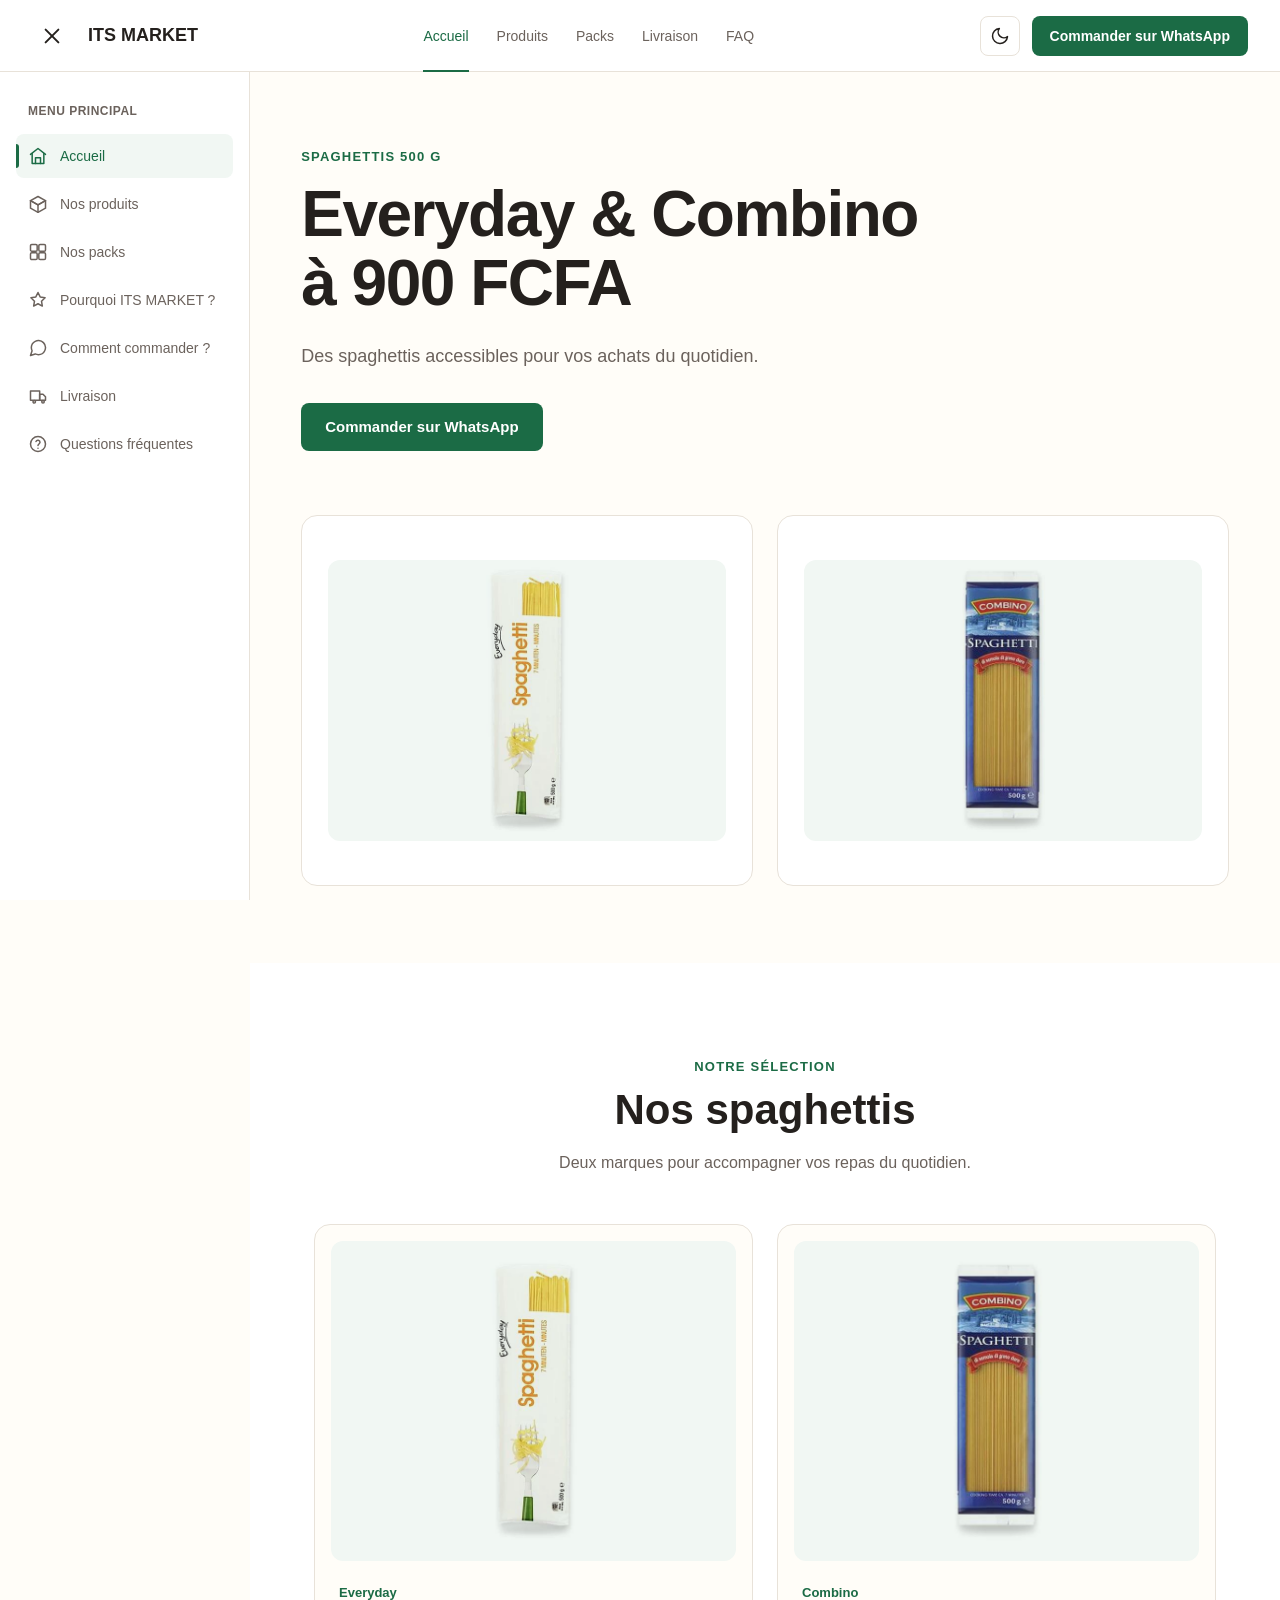
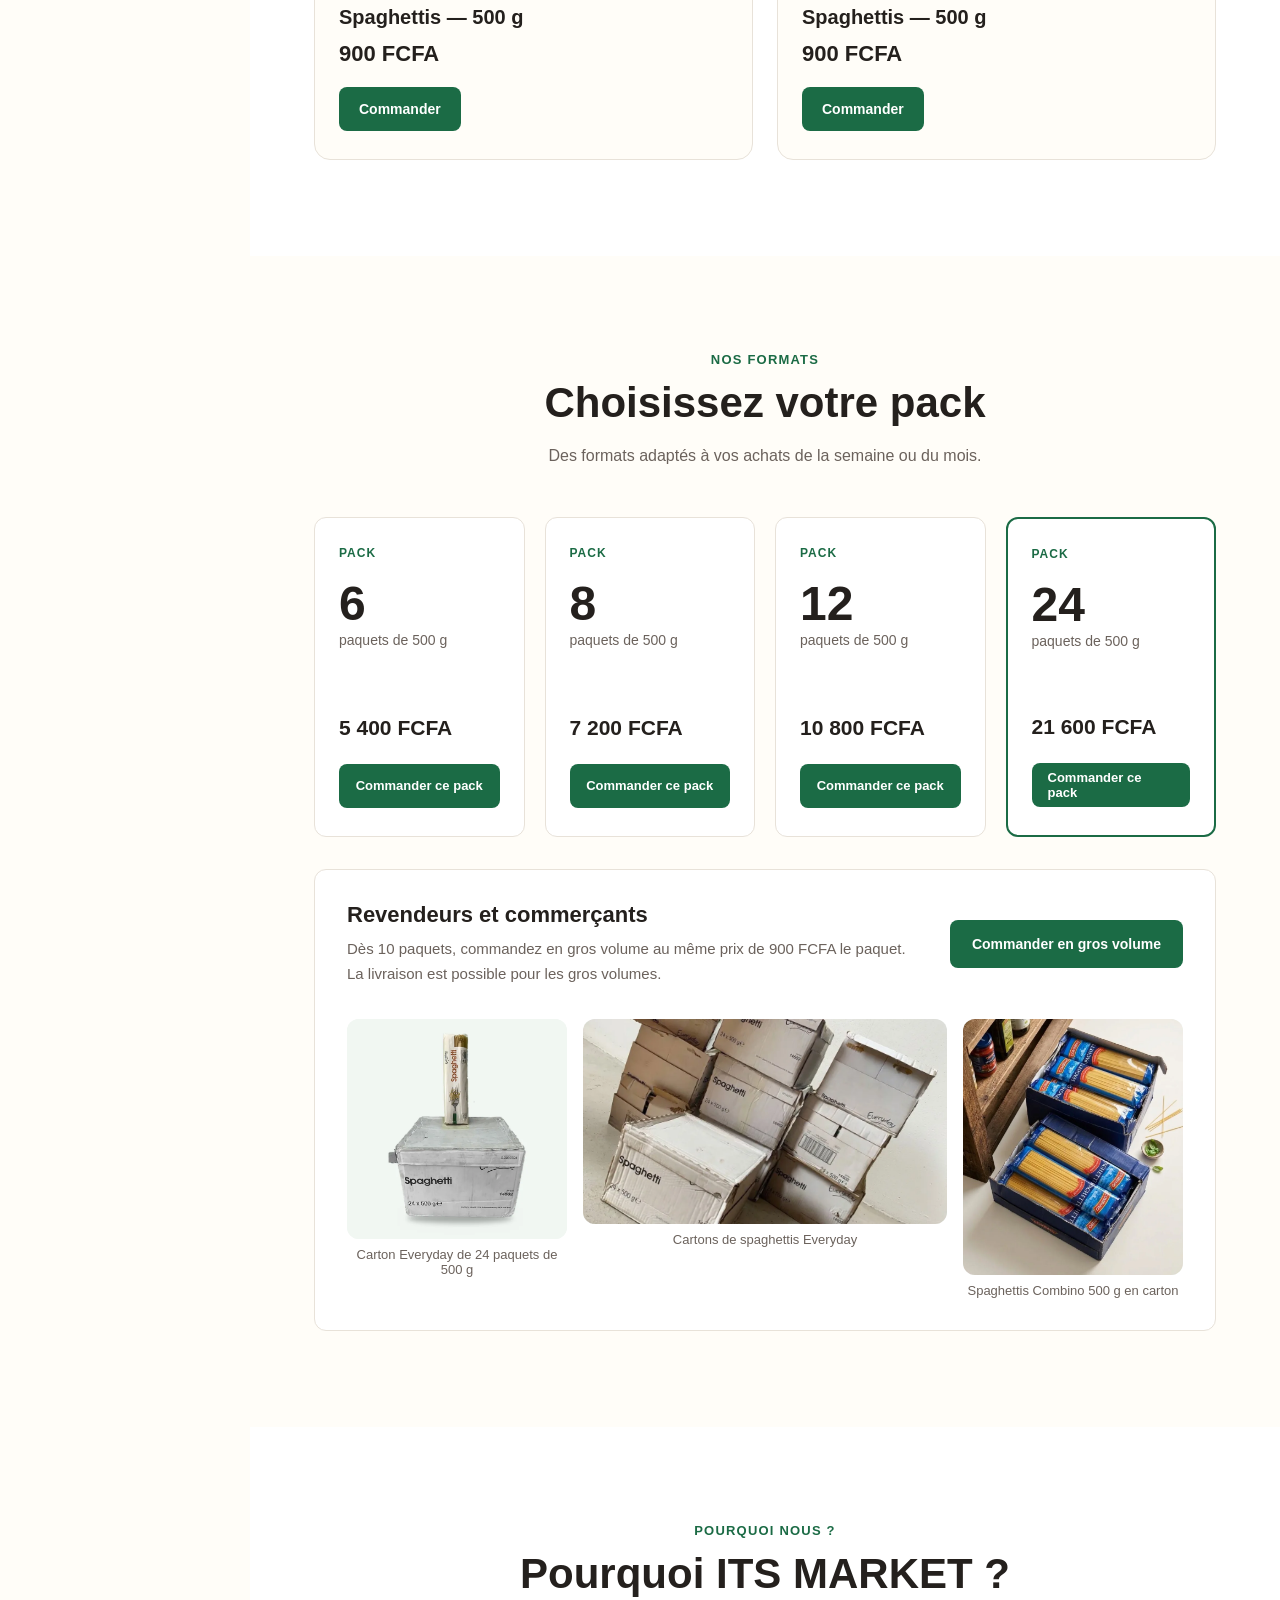
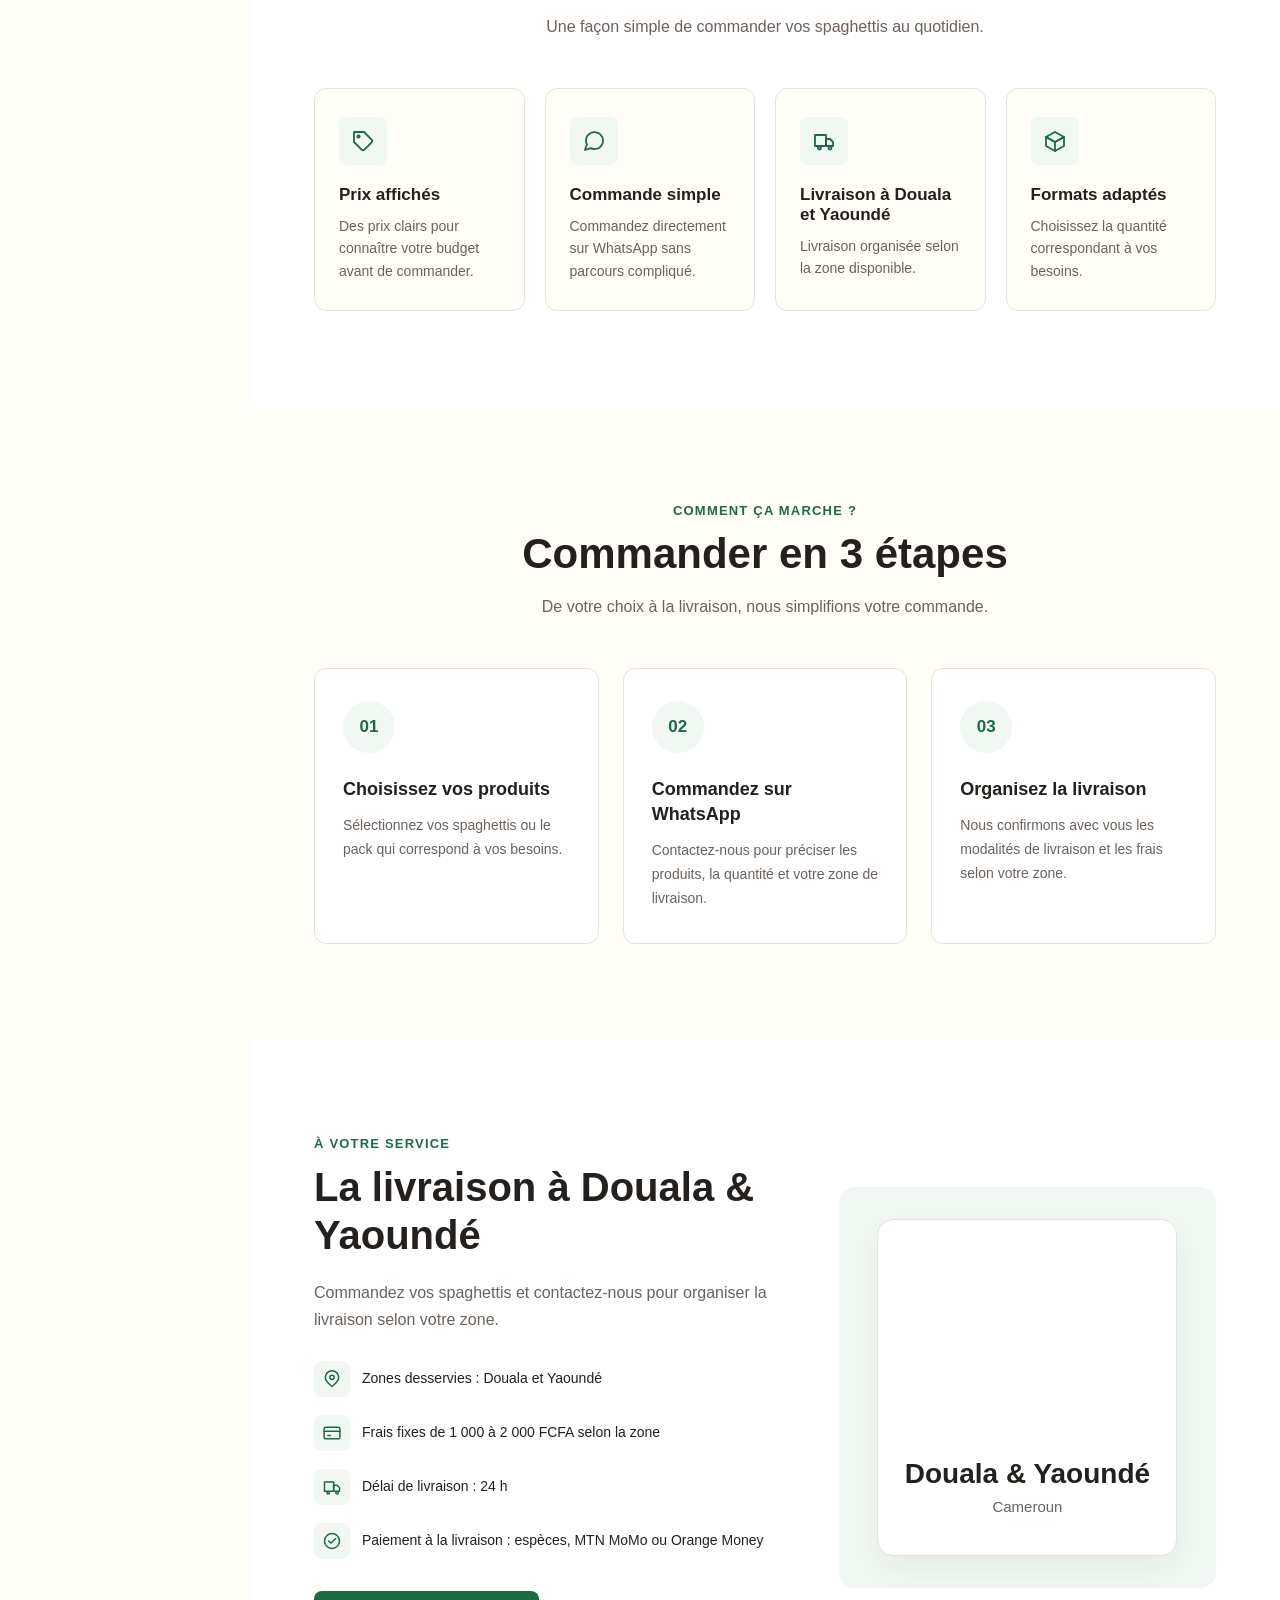
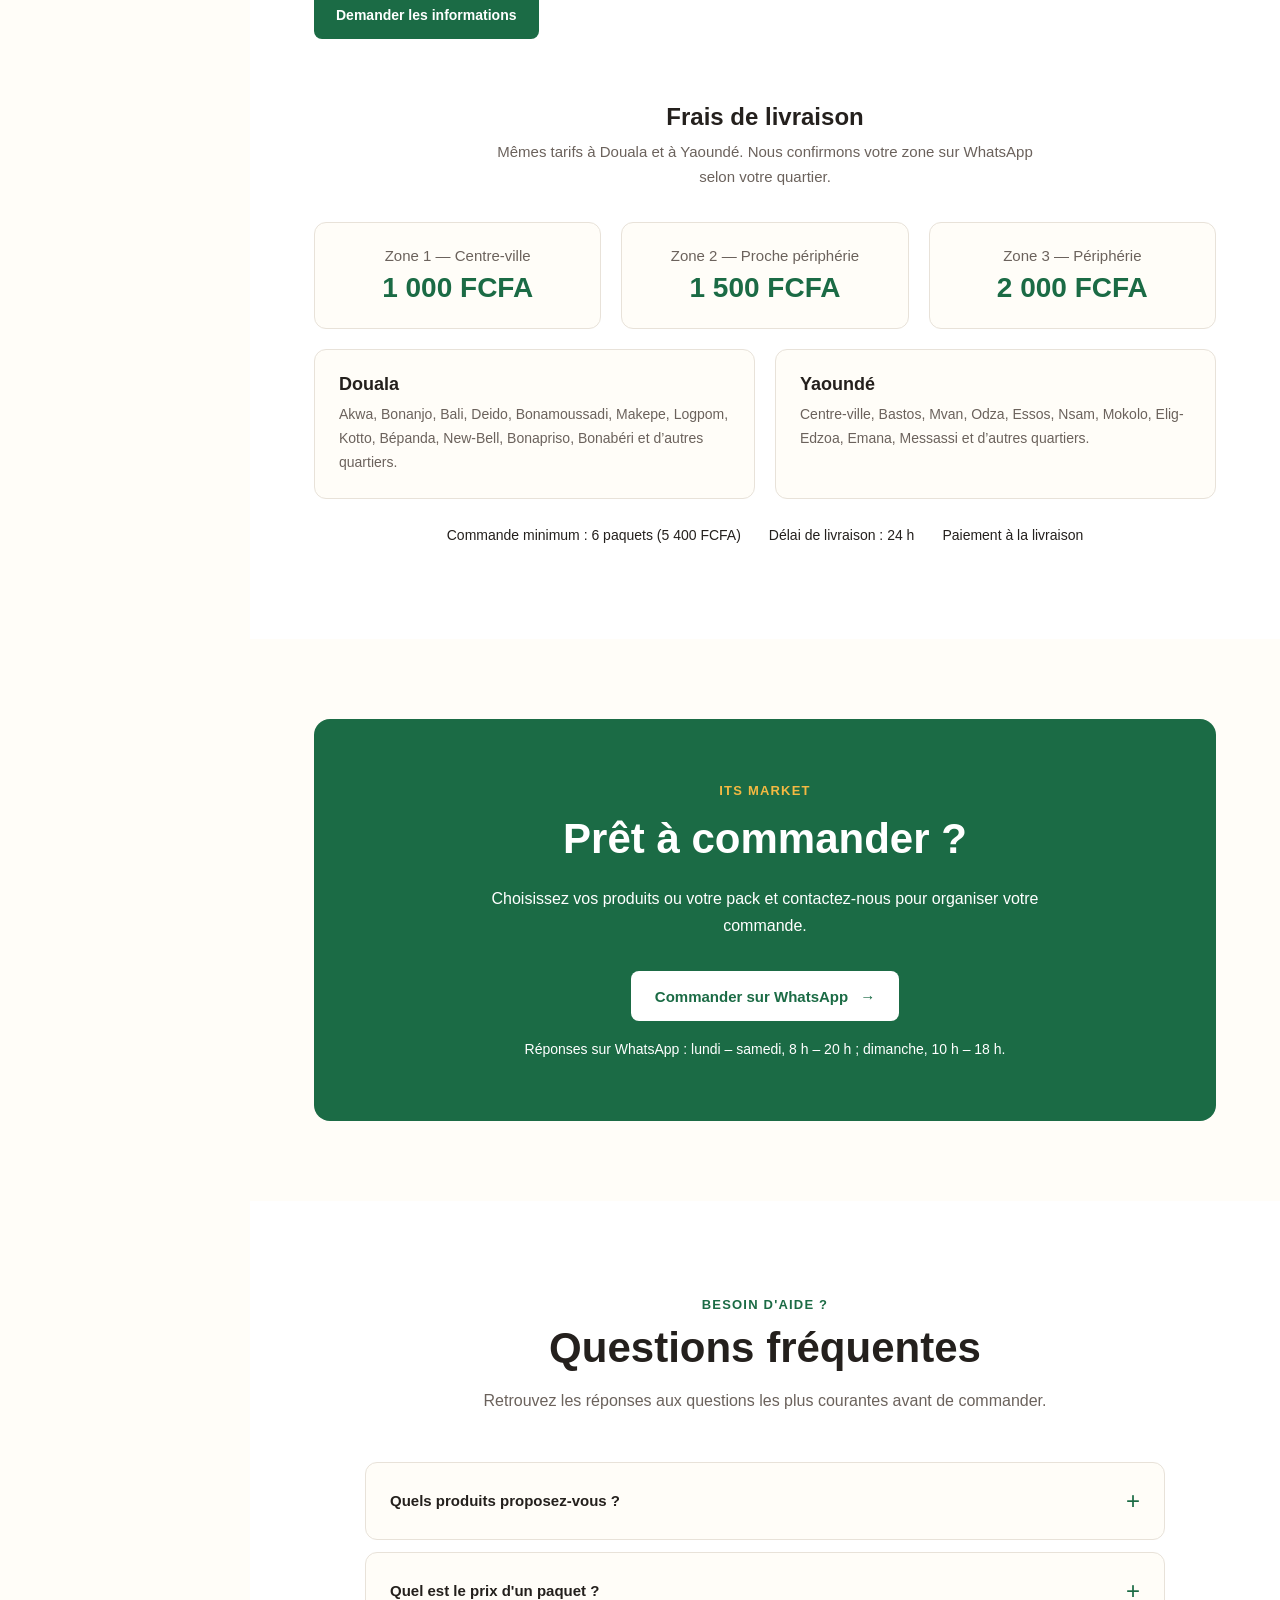
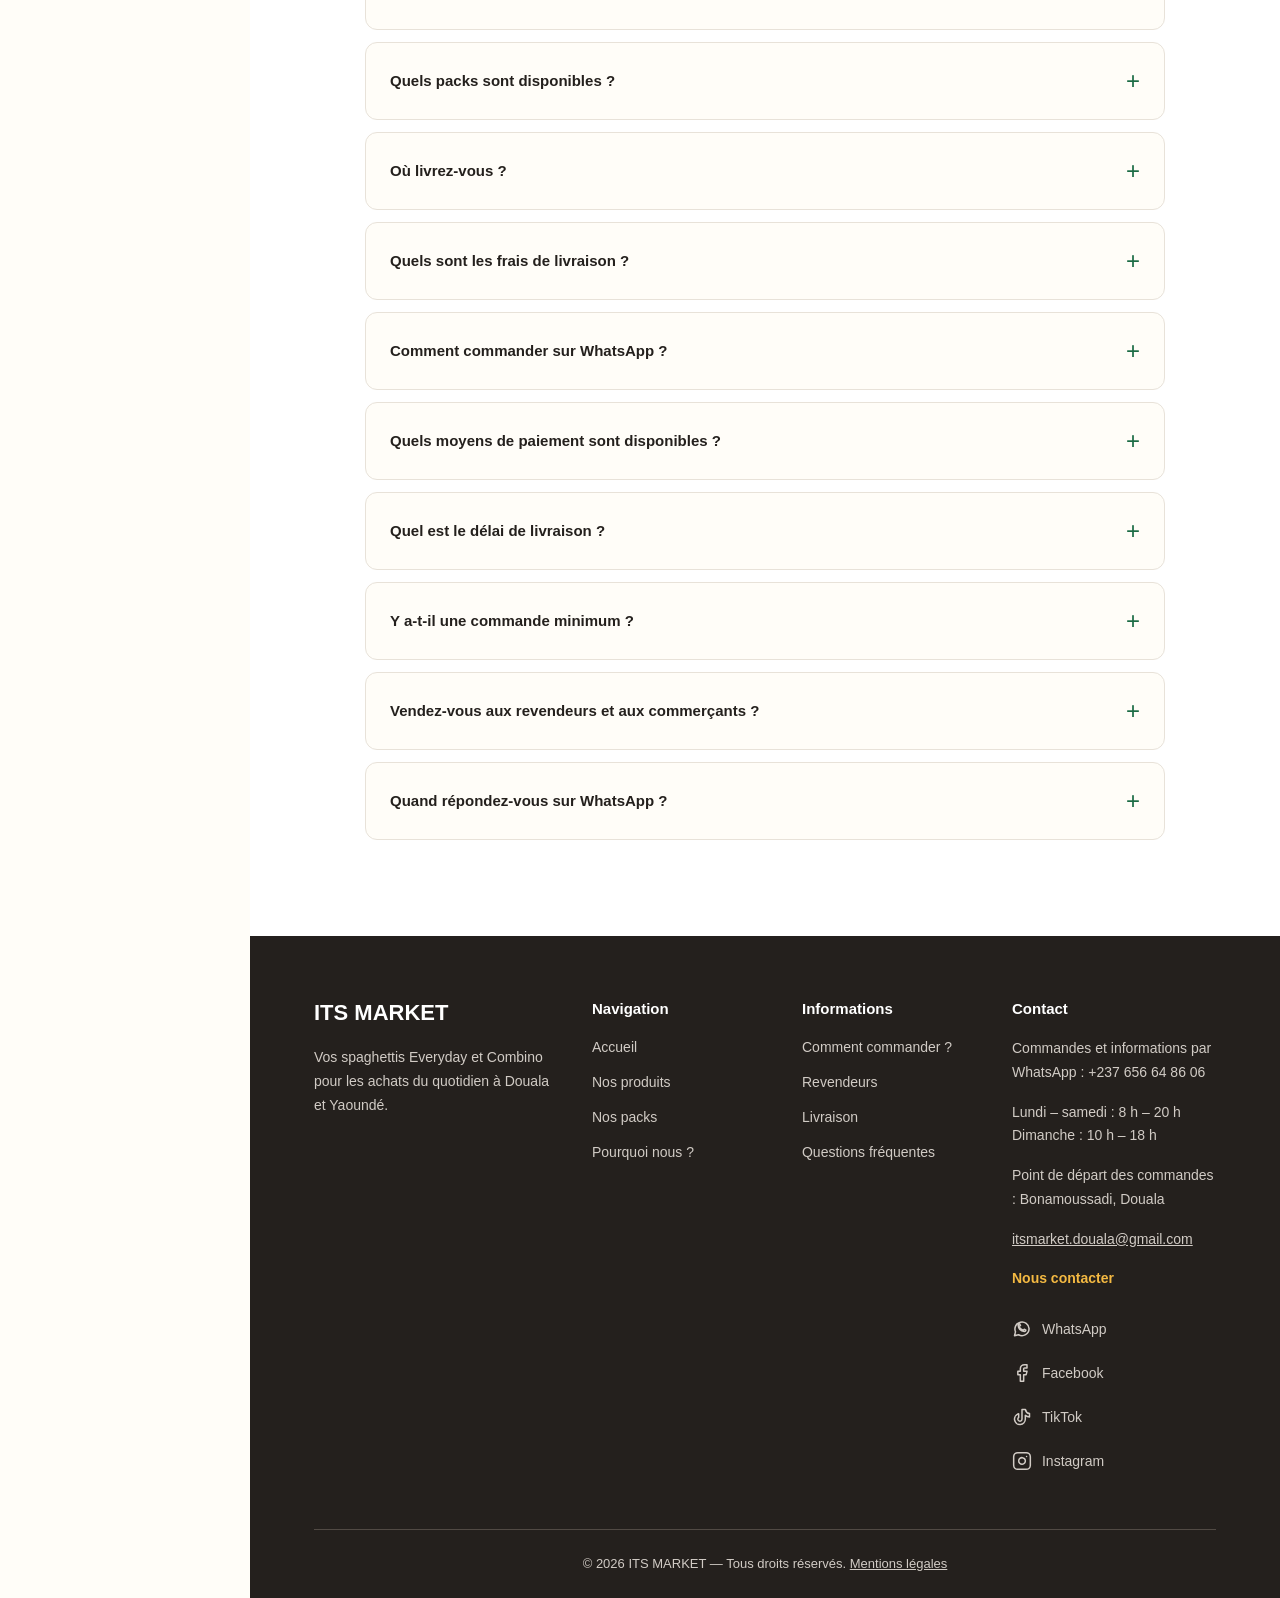
<file: index.html>
<!DOCTYPE html>
<html lang="fr">
  <head>
    <meta charset="UTF-8" />
    <meta http-equiv="Content-Security-Policy" content="default-src 'none'; img-src 'self'; style-src 'self' https://fonts.googleapis.com; font-src https://fonts.gstatic.com; base-uri 'none'; form-action 'none'; upgrade-insecure-requests" />
    <meta name="referrer" content="strict-origin-when-cross-origin" />
    <meta name="viewport" content="width=device-width, initial-scale=1.0" />

    <meta name="description" content="ITS MARKET : spaghettis Everyday et Combino 500 g à 900 FCFA, livrés à Douala et Yaoundé en 24 h. Commande simple sur WhatsApp, paiement à la livraison." />

    <title>ITS MARKET Douala | Spaghettis livrés à Douala et Yaoundé</title>

    <link rel="canonical" href="https://its-market-douala.pages.dev/" />
    <meta name="robots" content="index, follow, max-image-preview:large" />
    <meta name="theme-color" content="#1b6b45" />

    <link rel="icon" href="assets/images/favicon.svg" type="image/svg+xml" />
    <link rel="icon" href="assets/images/favicon-48.png" sizes="48x48" type="image/png" />
    <link rel="icon" href="assets/images/favicon-192.png" sizes="192x192" type="image/png" />
    <link rel="apple-touch-icon" href="assets/images/apple-touch-icon.png" />

    <meta property="og:type" content="website" />
    <meta property="og:site_name" content="ITS MARKET" />
    <meta property="og:locale" content="fr_FR" />
    <meta property="og:title" content="ITS MARKET Douala | Spaghettis livrés à Douala et Yaoundé" />
    <meta property="og:description" content="ITS MARKET : spaghettis Everyday et Combino 500 g à 900 FCFA, livrés à Douala et Yaoundé en 24 h. Commande simple sur WhatsApp, paiement à la livraison." />
    <meta property="og:url" content="https://its-market-douala.pages.dev/" />
    <meta property="og:image" content="https://its-market-douala.pages.dev/assets/images/og-its-market.jpg" />
    <meta property="og:image:width" content="1200" />
    <meta property="og:image:height" content="630" />
    <meta property="og:image:alt" content="ITS MARKET : spaghettis Everyday et Combino livrés à Douala et Yaoundé" />
    <meta name="twitter:card" content="summary_large_image" />

    <script type="application/ld+json">{"@context": "https://schema.org", "@type": "WebSite", "name": "ITS MARKET", "alternateName": ["ITS MARKET Douala", "ITS Market"], "url": "https://its-market-douala.pages.dev/", "inLanguage": "fr"}</script>
    <script type="application/ld+json">{"@context": "https://schema.org", "@type": "Organization", "name": "ITS MARKET", "alternateName": "ITS MARKET Douala", "url": "https://its-market-douala.pages.dev/", "logo": "https://its-market-douala.pages.dev/assets/images/logo.png", "email": "itsmarket.douala@gmail.com", "telephone": "+237656648606", "address": {"@type": "PostalAddress", "streetAddress": "Bonamoussadi", "addressLocality": "Douala", "addressCountry": "CM"}, "areaServed": [{"@type": "City", "name": "Douala"}, {"@type": "City", "name": "Yaoundé"}], "contactPoint": {"@type": "ContactPoint", "contactType": "customer service", "telephone": "+237656648606", "email": "itsmarket.douala@gmail.com", "availableLanguage": "French", "areaServed": "CM"}, "sameAs": ["https://www.facebook.com/share/19gJ9hfDvT/", "https://www.tiktok.com/@its_market10", "https://www.instagram.com/its_market10"]}</script>
    <link rel="preconnect" href="https://fonts.googleapis.com" />
    <link rel="preconnect" href="https://fonts.gstatic.com" crossorigin />
    <link
      href="https://fonts.googleapis.com/css2?family=Inter:wght@400;500;600;700&family=Poppins:wght@500;600;700&display=swap"
      rel="stylesheet"
    />

    <link rel="stylesheet" href="css/style.css" />
    <link rel="stylesheet" href="css/responsive.css" />
  </head>

  <body>

     <input type="checkbox" id="sidebar-toggle" class="sidebar-toggle" aria-label="ouvrir le menu"/>

    <input
      type="checkbox"
      id="theme-toggle"
      class="theme-toggle"
      aria-label="Activer le mode sombre"
    />

    <header class="site-header">
        <div class="header-left">

          <label
            for="sidebar-toggle"
            class="menu-button"
            
          >
            <span></span>
            <span></span>
            <span></span>
          </label>

          <a href="#hero" class="logo"> ITS MARKET </a>
        </div>

        <nav class="main-navigation" aria-label="Navigation principale">
          <a href="#hero" class="nav-link active"> Accueil </a>

          <a href="#products" class="nav-link"> Produits </a>

          <a href="#packs" class="nav-link"> Packs </a>

          <a href="#delivery" class="nav-link"> Livraison </a>

          <a href="#faq" class="nav-link"> FAQ </a>
        </nav>

        <div class="header-actions">
          <label for="theme-toggle" class="theme-button" title="Basculer clair / sombre">
            <svg class="icon icon-moon" aria-hidden="true" focusable="false" xmlns="http://www.w3.org/2000/svg" viewBox="0 0 24 24" fill="none" stroke="currentColor" stroke-width="1.8" stroke-linecap="round" stroke-linejoin="round"><path d="M21 12.8A9 9 0 1 1 11.2 3a7 7 0 0 0 9.8 9.8z"/></svg><svg class="icon icon-sun" aria-hidden="true" focusable="false" xmlns="http://www.w3.org/2000/svg" viewBox="0 0 24 24" fill="none" stroke="currentColor" stroke-width="1.8" stroke-linecap="round" stroke-linejoin="round"><circle cx="12" cy="12" r="4"/><path d="M12 2v2M12 20v2M4.9 4.9l1.4 1.4M17.7 17.7l1.4 1.4M2 12h2M20 12h2M4.9 19.1l1.4-1.4M17.7 6.3l1.4-1.4"/></svg>
          </label>

          <a href="https://wa.me/237656648606?text=Bonjour%20ITS%20MARKET%2C%20je%20souhaite%20passer%20commande." class="header-cta" target="_blank" rel="noopener noreferrer"> Commander sur WhatsApp </a>
        </div>
    </header>

      <aside class="sidebar">
        <div class="sidebar-content">
          <p class="sidebar-label">MENU PRINCIPAL</p>

          <nav class="sidebar-navigation" aria-label="Navigation secondaire">
            <a href="#hero" class="sidebar-link active">
              <span class="sidebar-icon" aria-hidden="true"><svg class="icon" aria-hidden="true" focusable="false" xmlns="http://www.w3.org/2000/svg" viewBox="0 0 24 24" fill="none" stroke="currentColor" stroke-width="1.8" stroke-linecap="round" stroke-linejoin="round"><path d="m3 10 9-7 9 7"/><path d="M5 9v12h14V9"/><path d="M9 21v-7h6v7"/></svg></span>
              <span>Accueil</span>
            </a>

            <a href="#products" class="sidebar-link">
              <span class="sidebar-icon" aria-hidden="true"><svg class="icon" aria-hidden="true" focusable="false" xmlns="http://www.w3.org/2000/svg" viewBox="0 0 24 24" fill="none" stroke="currentColor" stroke-width="1.8" stroke-linecap="round" stroke-linejoin="round"><path d="m12 3 9 5-9 5-9-5 9-5Z"/><path d="m3 8 9 5 9-5"/><path d="M3 8v9l9 5 9-5V8"/><path d="M12 13v9"/></svg></span>
              <span>Nos produits</span>
            </a>

            <a href="#packs" class="sidebar-link">
              <span class="sidebar-icon" aria-hidden="true"><svg class="icon" aria-hidden="true" focusable="false" xmlns="http://www.w3.org/2000/svg" viewBox="0 0 24 24" fill="none" stroke="currentColor" stroke-width="1.8" stroke-linecap="round" stroke-linejoin="round"><rect x="3" y="3" width="8" height="8" rx="1.5"/><rect x="13" y="3" width="8" height="8" rx="1.5"/><rect x="3" y="13" width="8" height="8" rx="1.5"/><rect x="13" y="13" width="8" height="8" rx="1.5"/></svg></span>
              <span>Nos packs</span>
            </a>

            <a href="#why-us" class="sidebar-link">
              <span class="sidebar-icon" aria-hidden="true"><svg class="icon" aria-hidden="true" focusable="false" xmlns="http://www.w3.org/2000/svg" viewBox="0 0 24 24" fill="none" stroke="currentColor" stroke-width="1.8" stroke-linecap="round" stroke-linejoin="round"><path d="m12 3 2.6 5.3 5.9.9-4.3 4.2 1 5.9-5.2-2.8-5.2 2.8 1-5.9-4.3-4.2 5.9-.9L12 3Z"/></svg></span>
              <span>Pourquoi ITS MARKET ?</span>
            </a>

            <a href="#how-it-works" class="sidebar-link">
              <span class="sidebar-icon" aria-hidden="true"><svg class="icon" aria-hidden="true" focusable="false" xmlns="http://www.w3.org/2000/svg" viewBox="0 0 24 24" fill="none" stroke="currentColor" stroke-width="1.8" stroke-linecap="round" stroke-linejoin="round"><path d="M21 11.5a8.4 8.4 0 0 1-.9 3.8 8.5 8.5 0 0 1-7.6 4.7 8.4 8.4 0 0 1-3.8-.9L3 21l1.9-5.7a8.4 8.4 0 0 1-.9-3.8A8.5 8.5 0 0 1 8.7 4a8.4 8.4 0 0 1 3.8-.9h.5a8.5 8.5 0 0 1 8 8v.4Z"/></svg></span>
              <span>Comment commander ?</span>
            </a>

            <a href="#delivery" class="sidebar-link">
              <span class="sidebar-icon" aria-hidden="true"><svg class="icon" aria-hidden="true" focusable="false" xmlns="http://www.w3.org/2000/svg" viewBox="0 0 24 24" fill="none" stroke="currentColor" stroke-width="1.8" stroke-linecap="round" stroke-linejoin="round"><path d="M3 6h11v11H3z"/><path d="M14 10h4l3 3v4h-7z"/><circle cx="7.5" cy="19" r="1.5"/><circle cx="18" cy="19" r="1.5"/></svg></span>
              <span>Livraison</span>
            </a>

            <a href="#faq" class="sidebar-link">
              <span class="sidebar-icon" aria-hidden="true"><svg class="icon" aria-hidden="true" focusable="false" xmlns="http://www.w3.org/2000/svg" viewBox="0 0 24 24" fill="none" stroke="currentColor" stroke-width="1.8" stroke-linecap="round" stroke-linejoin="round"><circle cx="12" cy="12" r="9"/><path d="M9.6 9a2.5 2.5 0 0 1 4.8 1c0 1.7-2.4 2.2-2.4 3.8"/><path d="M12 17h.01"/></svg></span>
              <span>Questions fréquentes</span>
            </a>
          </nav>
        </div>
      </aside>

    <!--main-->
    <main>
      <!-- HERO -->
      <section id="hero" class="hero">

    <div class="hero-content">

        <p class="hero-kicker">
            SPAGHETTIS 500 G
        </p>

        <h1 class="hero-title">
            Everyday &amp; Combino à 900 FCFA
        </h1>

        <p class="hero-description">
            Des spaghettis accessibles pour vos achats du quotidien.
        </p>

        <a href="https://wa.me/237656648606?text=Bonjour%20ITS%20MARKET%2C%20je%20souhaite%20passer%20commande." class="hero-cta" target="_blank" rel="noopener noreferrer">
            Commander sur WhatsApp
        </a>

    </div>

    <div class="hero-products" rol="group" aria-label="Nos produits">

        <div class="hero-product">
            <div class="hero-product-image">
                <img src="assets/images/products/everyday-500g.jpeg" alt="Paquet de spaghettis Everyday 500 g" width="300" height="600" loading="eager" />
            </div>
        </div>

        <div class="hero-product">
            <div class="hero-product-image">
                <img src="assets/images/products/combino-500g.jpeg" alt="Paquet de spaghettis Combino 500 g" width="300" height="600" loading="eager" />
            </div>
        </div>

    </div>

      </section>

      <!-- PRODUCTS -->
      <section id="products" class="products">
        <div class="section-heading">

        <p class="section-kicker">
            NOTRE SÉLECTION
        </p>

        <h2 class="section-title">
            Nos spaghettis
        </h2>

        <p class="section-description">
            Deux marques pour accompagner vos repas du quotidien.
        </p>

    </div>


    <div class="products-grid">

        <article class="product-card">

            <div class="product-image">
                <img src="assets/images/products/everyday-500g.jpeg" alt="Paquet de spaghettis Everyday 500 g" width="300" height="600" loading="lazy" />
            </div>

            <div class="product-content">

                <p class="product-brand">
                    Everyday
                </p>

                <h3 class="product-title">
                    Spaghettis — 500 g
                </h3>

                <p class="product-price">
                    900 FCFA
                </p>

                <a href="https://wa.me/237656648606?text=Bonjour%20ITS%20MARKET%2C%20je%20souhaite%20commander%20des%20spaghettis%20Everyday%20500%20g%20%28900%20FCFA%20le%20paquet%29." class="product-cta" target="_blank" rel="noopener noreferrer">
                    Commander
                </a>

            </div>

        </article>


        <article class="product-card">

            <div class="product-image">
                <img src="assets/images/products/combino-500g.jpeg" alt="Paquet de spaghettis Combino 500 g" width="300" height="600" loading="lazy" />
            </div>

            <div class="product-content">

                <p class="product-brand">
                    Combino
                </p>

                <h3 class="product-title">
                    Spaghettis — 500 g
                </h3>

                <p class="product-price">
                    900 FCFA
                </p>

                <a href="https://wa.me/237656648606?text=Bonjour%20ITS%20MARKET%2C%20je%20souhaite%20commander%20des%20spaghettis%20Combino%20500%20g%20%28900%20FCFA%20le%20paquet%29." class="product-cta" target="_blank" rel="noopener noreferrer">
                    Commander
                </a>

            </div>

        </article>

    </div>
      </section>

      <!-- PACKS -->
      <section id="packs" class="packs">
        <div class="section-heading">

        <p class="section-kicker">
            NOS FORMATS
        </p>

        <h2 class="section-title">
            Choisissez votre pack
        </h2>

        <p class="section-description">
            Des formats adaptés à vos achats de la semaine ou du mois.
        </p>

    </div>


    <div class="packs-grid">

        <article class="pack-card">

            <p class="pack-label">
                PACK
            </p>

            <h3 class="pack-quantity">
                6
            </h3>

            <p class="pack-units">
                paquets de 500 g
            </p>

            <p class="pack-price">
                5 400 FCFA
            </p>

            <a href="https://wa.me/237656648606?text=Bonjour%20ITS%20MARKET%2C%20je%20souhaite%20commander%20le%20pack%20de%206%20paquets%20de%20500%20g%20%285%20400%20FCFA%29." class="pack-cta" target="_blank" rel="noopener noreferrer">
                Commander ce pack
            </a>

        </article>


        <article class="pack-card">

            <p class="pack-label">
                PACK
            </p>

            <h3 class="pack-quantity">
                8
            </h3>

            <p class="pack-units">
                paquets de 500 g
            </p>

            <p class="pack-price">
                7 200 FCFA
            </p>

            <a href="https://wa.me/237656648606?text=Bonjour%20ITS%20MARKET%2C%20je%20souhaite%20commander%20le%20pack%20de%208%20paquets%20de%20500%20g%20%287%20200%20FCFA%29." class="pack-cta" target="_blank" rel="noopener noreferrer">
                Commander ce pack
            </a>

        </article>


        <article class="pack-card">

            <p class="pack-label">
                PACK
            </p>

            <h3 class="pack-quantity">
                12
            </h3>

            <p class="pack-units">
                paquets de 500 g
            </p>

            <p class="pack-price">
                10 800 FCFA
            </p>

            <a href="https://wa.me/237656648606?text=Bonjour%20ITS%20MARKET%2C%20je%20souhaite%20commander%20le%20pack%20de%2012%20paquets%20de%20500%20g%20%2810%20800%20FCFA%29." class="pack-cta" target="_blank" rel="noopener noreferrer">
                Commander ce pack
            </a>

        </article>


        <article class="pack-card pack-card-featured">

            <p class="pack-label">
                PACK
            </p>

            <h3 class="pack-quantity">
                24
            </h3>

            <p class="pack-units">
                paquets de 500 g
            </p>

            <p class="pack-price">
                21 600 FCFA
            </p>

            <a href="https://wa.me/237656648606?text=Bonjour%20ITS%20MARKET%2C%20je%20souhaite%20commander%20le%20pack%20de%2024%20paquets%20de%20500%20g%20%2821%20600%20FCFA%29." class="pack-cta" target="_blank" rel="noopener noreferrer">
                Commander ce pack
            </a>

        </article>

    </div>
    <div id="resellers" class="reseller-banner">
        <div class="reseller-content">
            <h3 class="reseller-title">Revendeurs et commerçants</h3>
            <p class="reseller-text">Dès 10 paquets, commandez en gros volume au même prix de 900 FCFA le paquet. La livraison est possible pour les gros volumes.</p>
        </div>
        <a href="https://wa.me/237656648606?text=Bonjour%20ITS%20MARKET%2C%20je%20suis%20revendeur%20ou%20commer%C3%A7ant%20et%20je%20souhaite%20commander%20en%20gros%20volume%20%2810%20paquets%20ou%20plus%29." class="delivery-cta" target="_blank" rel="noopener noreferrer">
            Commander en gros volume
        </a>
        <div class="reseller-gallery">
            <figure class="ratio-square">
                <img src="assets/images/stock/cartons-everyday-24x500g.webp" alt="Carton Everyday de 24 paquets de 500 g, avec un paquet posé dessus" width="800" height="800" loading="lazy" />
                <figcaption>Carton Everyday de 24 paquets de 500 g</figcaption>
            </figure>
            <figure class="ratio-wide">
                <img src="assets/images/stock/cartons-everyday-stock.webp" alt="Cartons de spaghettis Everyday empilés" width="1000" height="563" loading="lazy" />
                <figcaption>Cartons de spaghettis Everyday</figcaption>
            </figure>
            <figure class="ratio-portrait">
                <img src="assets/images/stock/combino-500g-carton.webp" alt="Paquets de spaghettis Combino 500 g dans leur carton ouvert" width="800" height="932" loading="lazy" />
                <figcaption>Spaghettis Combino 500 g en carton</figcaption>
            </figure>
        </div>
    </div>
          </section>

      <!--  WHY US  -->
      <section id="why-us" class="why-us">
        <div class="section-heading">

        <p class="section-kicker">
            POURQUOI NOUS ?
        </p>

        <h2 class="section-title">
            Pourquoi ITS MARKET ?
        </h2>

        <p class="section-description">
            Une façon simple de commander vos spaghettis au quotidien.
        </p>

    </div>


    <div class="why-us-grid">

        <article class="why-us-card">

            <div class="why-us-icon" aria-hidden="true"><svg class="icon" aria-hidden="true" focusable="false" xmlns="http://www.w3.org/2000/svg" viewBox="0 0 24 24" fill="none" stroke="currentColor" stroke-width="1.8" stroke-linecap="round" stroke-linejoin="round"><path d="M20.6 13.4 13.4 20.6a2 2 0 0 1-2.8 0L3 13V3h10l7.6 7.6a2 2 0 0 1 0 2.8Z"/><circle cx="7.5" cy="7.5" r="1.2"/></svg></div>

            <h3 class="why-us-title">
                Prix affichés
            </h3>

            <p class="why-us-description">
                Des prix clairs pour connaître votre budget avant de commander.
            </p>

        </article>


        <article class="why-us-card">

            <div class="why-us-icon" aria-hidden="true"><svg class="icon" aria-hidden="true" focusable="false" xmlns="http://www.w3.org/2000/svg" viewBox="0 0 24 24" fill="none" stroke="currentColor" stroke-width="1.8" stroke-linecap="round" stroke-linejoin="round"><path d="M21 11.5a8.4 8.4 0 0 1-.9 3.8 8.5 8.5 0 0 1-7.6 4.7 8.4 8.4 0 0 1-3.8-.9L3 21l1.9-5.7a8.4 8.4 0 0 1-.9-3.8A8.5 8.5 0 0 1 8.7 4a8.4 8.4 0 0 1 3.8-.9h.5a8.5 8.5 0 0 1 8 8v.4Z"/></svg></div>

            <h3 class="why-us-title">
                Commande simple
            </h3>

            <p class="why-us-description">
                Commandez directement sur WhatsApp sans parcours compliqué.
            </p>

        </article>


        <article class="why-us-card">

            <div class="why-us-icon" aria-hidden="true"><svg class="icon" aria-hidden="true" focusable="false" xmlns="http://www.w3.org/2000/svg" viewBox="0 0 24 24" fill="none" stroke="currentColor" stroke-width="1.8" stroke-linecap="round" stroke-linejoin="round"><path d="M3 6h11v11H3z"/><path d="M14 10h4l3 3v4h-7z"/><circle cx="7.5" cy="19" r="1.5"/><circle cx="18" cy="19" r="1.5"/></svg></div>

            <h3 class="why-us-title">
                Livraison à Douala et Yaoundé
            </h3>

            <p class="why-us-description">
                Livraison organisée selon la zone disponible.
            </p>

        </article>


        <article class="why-us-card">

            <div class="why-us-icon" aria-hidden="true"><svg class="icon" aria-hidden="true" focusable="false" xmlns="http://www.w3.org/2000/svg" viewBox="0 0 24 24" fill="none" stroke="currentColor" stroke-width="1.8" stroke-linecap="round" stroke-linejoin="round"><path d="m12 3 9 5-9 5-9-5 9-5Z"/><path d="m3 8 9 5 9-5"/><path d="M3 8v9l9 5 9-5V8"/><path d="M12 13v9"/></svg></div>

            <h3 class="why-us-title">
                Formats adaptés
            </h3>

            <p class="why-us-description">
                Choisissez la quantité correspondant à vos besoins.
            </p>

        </article>

    </div>
      </section>

      <!--  HOW IT WORKS  -->
      <section id="how-it-works" class="how-it-works">
       <div class="section-heading">

        <p class="section-kicker">
            COMMENT ÇA MARCHE ?
        </p>

        <h2 class="section-title">
            Commander en 3 étapes
        </h2>

        <p class="section-description">
            De votre choix à la livraison, nous simplifions votre commande.
        </p>

    </div>


    <div class="steps-grid">

        <article class="step-card">

            <span class="step-number" aria-hidden="true">
                01
            </span>

            <h3 class="step-title">
                Choisissez vos produits
            </h3>

            <p class="step-description">
                Sélectionnez vos spaghettis ou le pack qui correspond à vos besoins.
            </p>

        </article>


        <article class="step-card">

            <span class="step-number" aria-hidden="true">
                02
            </span>

            <h3 class="step-title">
                Commandez sur WhatsApp
            </h3>

            <p class="step-description">
                Contactez-nous pour préciser les produits, la quantité et votre zone de livraison.
            </p>

        </article>


        <article class="step-card">

            <span class="step-number" aria-hidden="true">
                03
            </span>

            <h3 class="step-title">
                Organisez la livraison
            </h3>

            <p class="step-description">
                Nous confirmons avec vous les modalités de livraison et les frais selon votre zone.
            </p>

        </article>

    </div>
      </section>

      <!-- = DELIVERY  -->
      <section id="delivery" class="delivery">
       <div class="delivery-content">

        <div class="delivery-information">

            <p class="section-kicker">
                À VOTRE SERVICE
            </p>

            <h2 class="delivery-title">
                La livraison à Douala &amp; Yaoundé
            </h2>

            <p class="delivery-description">
                Commandez vos spaghettis et contactez-nous pour organiser la livraison selon votre zone.
            </p>

            <ul class="delivery-details">
                <li>
                    <span class="delivery-detail-icon" aria-hidden="true"><svg class="icon" aria-hidden="true" focusable="false" xmlns="http://www.w3.org/2000/svg" viewBox="0 0 24 24" fill="none" stroke="currentColor" stroke-width="1.8" stroke-linecap="round" stroke-linejoin="round"><path d="M20 10c0 5-8 11-8 11S4 15 4 10a8 8 0 1 1 16 0Z"/><circle cx="12" cy="10" r="2.5"/></svg></span>
                    <span>Zones desservies : Douala et Yaoundé</span>
                </li>
                <li>
                    <span class="delivery-detail-icon" aria-hidden="true"><svg class="icon" aria-hidden="true" focusable="false" xmlns="http://www.w3.org/2000/svg" viewBox="0 0 24 24" fill="none" stroke="currentColor" stroke-width="1.8" stroke-linecap="round" stroke-linejoin="round"><rect x="2.5" y="5" width="19" height="14" rx="2"/><path d="M2.5 10h19"/><path d="M7 15h3"/></svg></span>
                    <span>Frais fixes de 1 000 à 2 000 FCFA selon la zone</span>
                </li>
                <li>
                    <span class="delivery-detail-icon" aria-hidden="true"><svg class="icon" aria-hidden="true" focusable="false" xmlns="http://www.w3.org/2000/svg" viewBox="0 0 24 24" fill="none" stroke="currentColor" stroke-width="1.8" stroke-linecap="round" stroke-linejoin="round"><path d="M3 6h11v11H3z"/><path d="M14 10h4l3 3v4h-7z"/><circle cx="7.5" cy="19" r="1.5"/><circle cx="18" cy="19" r="1.5"/></svg></span>
                    <span>Délai de livraison : 24 h</span>
                </li>
                <li>
                    <span class="delivery-detail-icon" aria-hidden="true"><svg class="icon" aria-hidden="true" focusable="false" xmlns="http://www.w3.org/2000/svg" viewBox="0 0 24 24" fill="none" stroke="currentColor" stroke-width="1.8" stroke-linecap="round" stroke-linejoin="round"><circle cx="12" cy="12" r="9"/><path d="m8 12 2.5 2.5L16.5 9"/></svg></span>
                    <span>Paiement à la livraison : espèces, MTN MoMo ou Orange Money</span>
                </li>
            </ul>

            <a href="https://wa.me/237656648606?text=Bonjour%20ITS%20MARKET%2C%20je%20souhaite%20conna%C3%AEtre%20les%20modalit%C3%A9s%20et%20les%20frais%20de%20livraison%20%C3%A0%20Douala%20et%20Yaound%C3%A9." class="delivery-cta" target="_blank" rel="noopener noreferrer">
                Demander les informations
            </a>

        </div>


        <div class="delivery-visual">

            <div class="delivery-visual-card">

                <img class="delivery-photo" src="assets/images/delivery/douala-vue-aerienne.jpg" alt="Vue aérienne de Douala et de son port" width="700" height="500" loading="lazy" />

                <p class="delivery-city">
                    Douala &amp; Yaoundé
                </p>

                <p class="delivery-country">
                    Cameroun
                </p>

            </div>

        </div>

    </div>

    <div class="delivery-zones">
        <h3 class="delivery-zones-title">Frais de livraison</h3>
        <p class="delivery-zones-note">Mêmes tarifs à Douala et à Yaoundé. Nous confirmons votre zone sur WhatsApp selon votre quartier.</p>
        <div class="zones-grid">
            <div class="zone-card">
                <p class="zone-name">Zone 1 — Centre-ville</p>
                <p class="zone-price">1 000 FCFA</p>
            </div>
            <div class="zone-card">
                <p class="zone-name">Zone 2 — Proche périphérie</p>
                <p class="zone-price">1 500 FCFA</p>
            </div>
            <div class="zone-card">
                <p class="zone-name">Zone 3 — Périphérie</p>
                <p class="zone-price">2 000 FCFA</p>
            </div>
        </div>
        <div class="cities-grid">
            <div class="city-card">
                <h4 class="city-name">Douala</h4>
                <p class="city-districts">Akwa, Bonanjo, Bali, Deido, Bonamoussadi, Makepe, Logpom, Kotto, Bépanda, New-Bell, Bonapriso, Bonabéri et d’autres quartiers.</p>
            </div>
            <div class="city-card">
                <h4 class="city-name">Yaoundé</h4>
                <p class="city-districts">Centre-ville, Bastos, Mvan, Odza, Essos, Nsam, Mokolo, Elig-Edzoa, Emana, Messassi et d’autres quartiers.</p>
            </div>
        </div>
        <ul class="delivery-conditions">
            <li>Commande minimum : 6 paquets (5 400 FCFA)</li>
            <li>Délai de livraison : 24 h</li>
            <li>Paiement à la livraison</li>
        </ul>
    </div>
      </section>

      <!-- WHATSAPP CTA  -->
      <section id="whatsapp-cta" class="whatsapp-cta">
        <div class="whatsapp-cta-content">

        <p class="whatsapp-cta-kicker">
            ITS MARKET
        </p>

        <h2 class="whatsapp-cta-title">
            Prêt à commander ?
        </h2>

        <p class="whatsapp-cta-description">
            Choisissez vos produits ou votre pack et contactez-nous pour organiser votre commande.
        </p>

        <a href="https://wa.me/237656648606?text=Bonjour%20ITS%20MARKET%2C%20je%20souhaite%20passer%20commande." class="whatsapp-cta-button" target="_blank" rel="noopener noreferrer">
            Commander sur WhatsApp
            <span aria-hidden="true">→</span>
        </a>
        <p class="whatsapp-cta-hours">Réponses sur WhatsApp : lundi – samedi, 8 h – 20 h ; dimanche, 10 h – 18 h.</p>

    </div>
      </section>

      <!--FAQ  -->
      <section id="faq" class="faq">
        <div class="section-heading">
        <p class="section-kicker">
            BESOIN D'AIDE ?
        </p>
        <h2 class="section-title">
            Questions fréquentes
        </h2>
        <p class="section-description">
            Retrouvez les réponses aux questions les plus courantes avant de commander.
        </p>
    </div>
    <div class="faq-list">
        <details class="faq-item">
            <summary class="faq-question">
                Quels produits proposez-vous ?
                <span class="faq-icon" aria-hidden="true">+</span>
            </summary>
            <div class="faq-answer">
                <p>
                    Nous proposons des spaghettis Everyday et Combino en paquets de 500 g.
                </p>
            </div>
        </details>
        <details class="faq-item">
            <summary class="faq-question">
                Quel est le prix d'un paquet ?
                <span class="faq-icon" aria-hidden="true">+</span>
            </summary>
            <div class="faq-answer">
                <p>
                    Chaque paquet de 500 g est proposé au prix de 900 FCFA.
                </p>
            </div>
        </details>
        <details class="faq-item">
            <summary class="faq-question">
                Quels packs sont disponibles ?
                <span class="faq-icon" aria-hidden="true">+</span>
            </summary>
            <div class="faq-answer">
                <p>
                    Nous proposons des packs de 6, 8, 12 et 24 paquets. Les prix sont affichés dans la section « Nos formats ».
                </p>
            </div>
        </details>
        <details class="faq-item">
            <summary class="faq-question">
                Où livrez-vous ?
                <span class="faq-icon" aria-hidden="true">+</span>
            </summary>
            <div class="faq-answer">
                <p>
                    Nous livrons à Douala et à Yaoundé. Les quartiers desservis sont indiqués dans la section Livraison. Si votre quartier n’y figure pas, contactez-nous sur WhatsApp.
                </p>
            </div>
        </details>
        <details class="faq-item">
            <summary class="faq-question">
                Quels sont les frais de livraison ?
                <span class="faq-icon" aria-hidden="true">+</span>
            </summary>
            <div class="faq-answer">
                <p>
                    Les frais sont fixes selon la zone : 1 000 FCFA (centre-ville), 1 500 FCFA (proche périphérie) et 2 000 FCFA (périphérie). Nous confirmons votre zone sur WhatsApp.
                </p>
            </div>
        </details>
        <details class="faq-item">
            <summary class="faq-question">
                Comment commander sur WhatsApp ?
                <span class="faq-icon" aria-hidden="true">+</span>
            </summary>
            <div class="faq-answer">
                <p>
                    Choisissez vos produits ou votre pack, puis contactez-nous pour préciser votre commande et votre zone de livraison.
                </p>
            </div>
        </details>
        <details class="faq-item">
            <summary class="faq-question">
                Quels moyens de paiement sont disponibles ?
                <span class="faq-icon" aria-hidden="true">+</span>
            </summary>
            <div class="faq-answer">
                <p>
                    Le paiement se fait à la livraison, en espèces, par MTN MoMo ou par Orange Money.
                </p>
            </div>
        </details>
            <details class="faq-item">
            <summary class="faq-question">
                Quel est le délai de livraison ?
                <span class="faq-icon" aria-hidden="true">+</span>
            </summary>
            <div class="faq-answer">
                <p>
                    Le délai de livraison est de 24 h.
                </p>
            </div>
        </details>
        <details class="faq-item">
            <summary class="faq-question">
                Y a-t-il une commande minimum ?
                <span class="faq-icon" aria-hidden="true">+</span>
            </summary>
            <div class="faq-answer">
                <p>
                    Oui, la commande minimum est de 6 paquets, soit 5 400 FCFA, hors frais de livraison.
                </p>
            </div>
        </details>
        <details class="faq-item">
            <summary class="faq-question">
                Vendez-vous aux revendeurs et aux commerçants ?
                <span class="faq-icon" aria-hidden="true">+</span>
            </summary>
            <div class="faq-answer">
                <p>
                    Oui. Dès 10 paquets, nous vendons en gros volume au même prix de 900 FCFA le paquet, avec livraison possible. Contactez-nous sur WhatsApp.
                </p>
            </div>
        </details>
        <details class="faq-item">
            <summary class="faq-question">
                Quand répondez-vous sur WhatsApp ?
                <span class="faq-icon" aria-hidden="true">+</span>
            </summary>
            <div class="faq-answer">
                <p>
                    Du lundi au samedi de 8 h à 20 h, et le dimanche de 10 h à 18 h.
                </p>
            </div>
        </details>
    </div>
      </section>
    </main>

    <!--  FOOTER-->
    <footer class="site-footer">
      <div class="footer-content">

        <div class="footer-brand">

            <a href="#hero" class="footer-logo">
                ITS MARKET
            </a>

            <p class="footer-description">
                Vos spaghettis Everyday et Combino pour les achats du quotidien à Douala et Yaoundé.
            </p>

        </div>


        <div class="footer-column">

            <h2 class="footer-heading">
                Navigation
            </h2>

            <nav class="footer-navigation" aria-label="Navigation de pied de page">

                <a href="#hero">Accueil</a>

                <a href="#products">Nos produits</a>

                <a href="#packs">Nos packs</a>

                <a href="#why-us">Pourquoi nous ?</a>

            </nav>

        </div>


        <div class="footer-column">

            <h2 class="footer-heading">
                Informations
            </h2>

            <nav class="footer-navigation" aria-label="Informations">

                <a href="#how-it-works">Comment commander ?</a>

                <a href="#resellers">Revendeurs</a>
                <a href="#delivery">Livraison</a>

                <a href="#faq">Questions fréquentes</a>

            </nav>

        </div>


        <div class="footer-column">

            <h2 class="footer-heading">
                Contact
            </h2>

            <p class="footer-contact-text">
                Commandes et informations par WhatsApp : +237 656 64 86 06
            </p>
            <p class="footer-contact-text">
                Lundi – samedi : 8 h – 20 h<br />Dimanche : 10 h – 18 h
            </p>
            <p class="footer-contact-text">
                Point de départ des commandes : Bonamoussadi, Douala
            </p>
            <p class="footer-contact-text">
                <a href="mailto:itsmarket.douala@gmail.com">itsmarket.douala@gmail.com</a>
            </p>

            <a href="https://wa.me/237656648606?text=Bonjour%20ITS%20MARKET%2C%20je%20souhaite%20passer%20commande." class="footer-contact-link" target="_blank" rel="noopener noreferrer">
                Nous contacter
            </a>

            <ul class="footer-social">
                <li><a href="https://wa.me/237656648606?text=Bonjour%20ITS%20MARKET%2C%20je%20souhaite%20passer%20commande." target="_blank" rel="noopener noreferrer"><svg class="icon" aria-hidden="true" focusable="false" xmlns="http://www.w3.org/2000/svg" viewBox="0 0 24 24" fill="none" stroke="currentColor" stroke-width="1.8" stroke-linecap="round" stroke-linejoin="round"><path d="M20.5 11.5a8.5 8.5 0 0 1-12.6 7.4L3 20l1.2-4.6a8.5 8.5 0 1 1 16.3-3.9Z"/><path d="M8.5 8.5c.5 2.6 2.4 4.5 5 5l1.2-1.2 2 1c-.2 1.1-.9 1.7-2 1.8-3.9-.4-6.9-3.4-7.3-7.3.1-1.1.7-1.8 1.8-2l1 2-1.7.7Z"/></svg><span>WhatsApp</span></a></li>
                <li><a href="https://www.facebook.com/share/19gJ9hfDvT/?mibextid=wwXIfr" target="_blank" rel="noopener noreferrer"><svg class="icon" aria-hidden="true" focusable="false" xmlns="http://www.w3.org/2000/svg" viewBox="0 0 24 24" fill="none" stroke="currentColor" stroke-width="1.8" stroke-linecap="round" stroke-linejoin="round"><path d="M18 2h-3a5 5 0 0 0-5 5v3H7v4h3v8h4v-8h3l1-4h-4V7a1 1 0 0 1 1-1h3z"/></svg><span>Facebook</span></a></li>
                <li><a href="https://www.tiktok.com/@its_market10?_r=1&amp;_t=ZS-9Aw3EOxvoDm" target="_blank" rel="noopener noreferrer"><svg class="icon" aria-hidden="true" focusable="false" xmlns="http://www.w3.org/2000/svg" viewBox="0 0 24 24" fill="none" stroke="currentColor" stroke-width="1.8" stroke-linecap="round" stroke-linejoin="round"><path d="M21 7.917v4.034a9.948 9.948 0 0 1-5-1.951v4.5a6.5 6.5 0 1 1-8-6.326v4.326a2.5 2.5 0 1 0 4 2v-11.5h4.083a6.005 6.005 0 0 0 4.917 4.917z"/></svg><span>TikTok</span></a></li>
                <li><a href="https://www.instagram.com/its_market10?obrf=MXQzbmhpcjNkdWFtcg==" target="_blank" rel="noopener noreferrer"><svg class="icon" aria-hidden="true" focusable="false" xmlns="http://www.w3.org/2000/svg" viewBox="0 0 24 24" fill="none" stroke="currentColor" stroke-width="1.8" stroke-linecap="round" stroke-linejoin="round"><rect x="2" y="2" width="20" height="20" rx="5"/><path d="M16 11.37A4 4 0 1 1 12.63 8 4 4 0 0 1 16 11.37z"/><path d="M17.5 6.5h.01"/></svg><span>Instagram</span></a></li>
            </ul>

        </div>

    </div>


    <div class="footer-bottom">

        <p>
            © 2026 ITS MARKET — Tous droits réservés. <a href="mentions-legales.html">Mentions légales</a>
        </p>

    </div>
    </footer>
  </body>
</html>
</file>
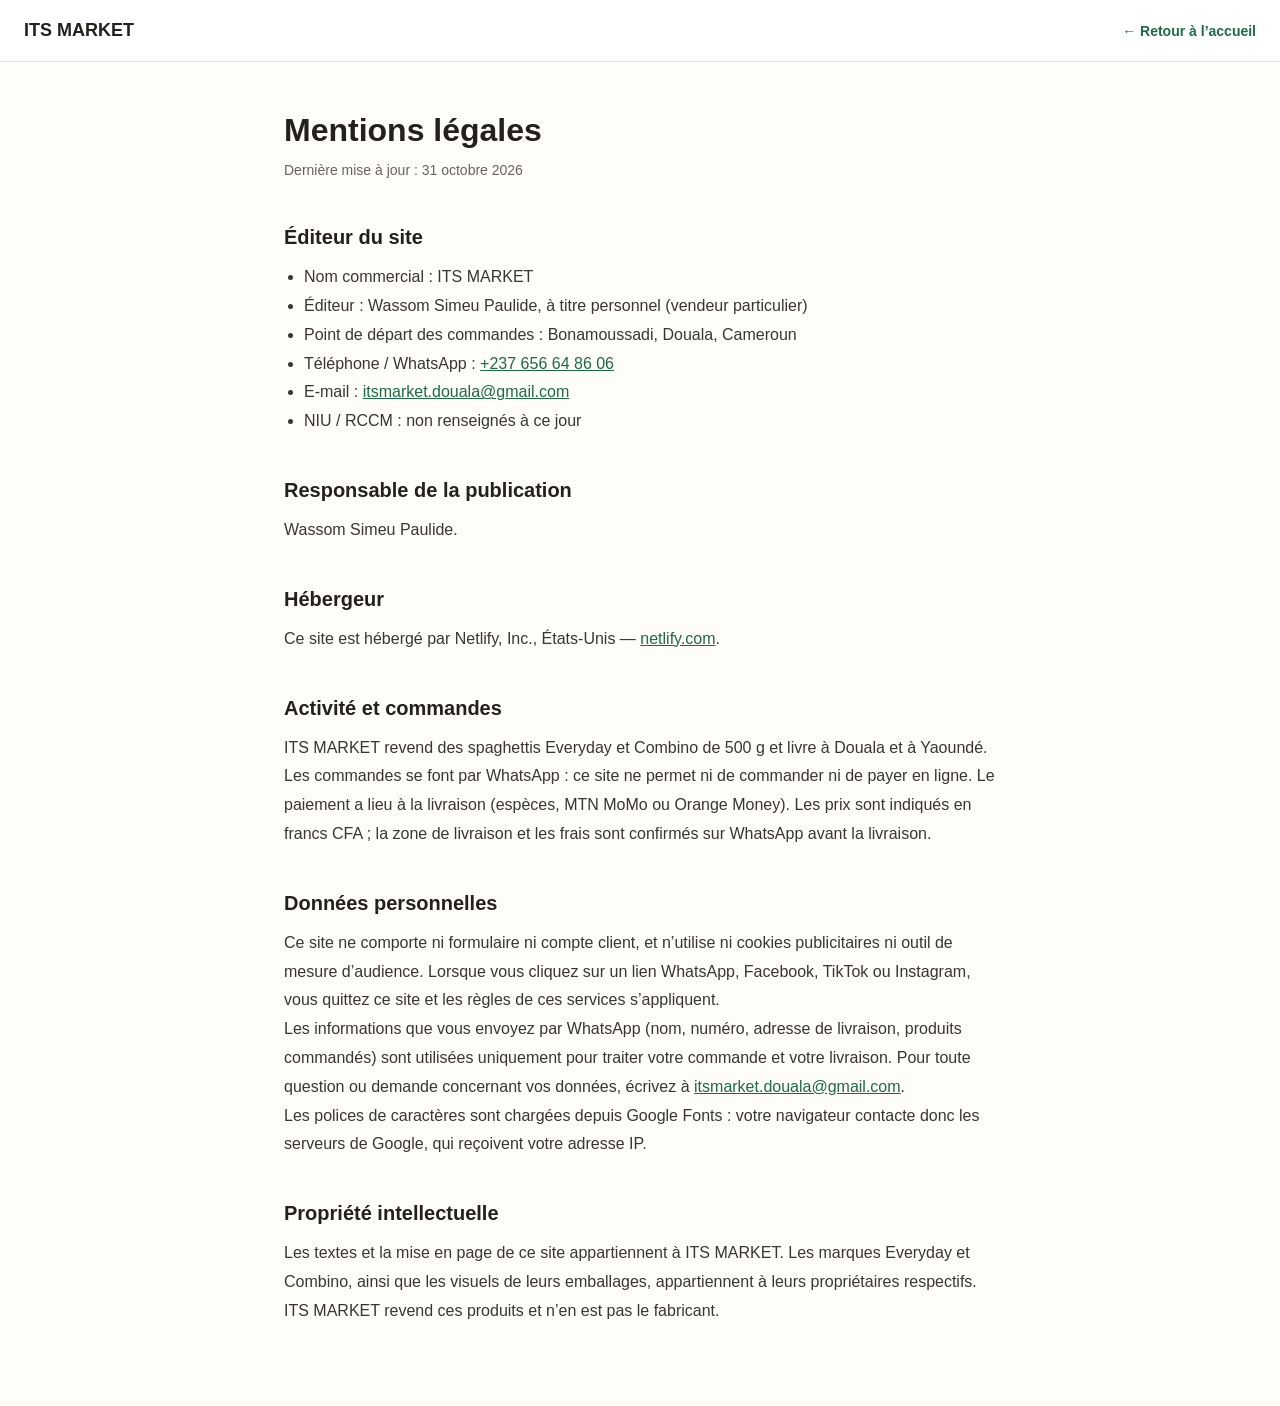
<file: mentions-legales.html>
<!DOCTYPE html>
<html lang="fr">
  <head>
    <meta charset="UTF-8" />
    <meta http-equiv="Content-Security-Policy" content="default-src 'none'; img-src 'self'; style-src 'self' https://fonts.googleapis.com; font-src https://fonts.gstatic.com; base-uri 'none'; form-action 'none'; upgrade-insecure-requests" />
    <meta name="referrer" content="strict-origin-when-cross-origin" />
    <meta name="viewport" content="width=device-width, initial-scale=1.0" />
    <title>Mentions légales | ITS MARKET</title>
    <meta name="description" content="Mentions légales du site ITS MARKET : éditeur, hébergeur, données personnelles et propriété intellectuelle." />
    <link rel="canonical" href="https://its-market-douala.pages.dev/mentions-legales.html" />
    <meta name="robots" content="index, follow" />
    <meta name="theme-color" content="#1b6b45" />
    <link rel="icon" href="assets/images/favicon.svg" type="image/svg+xml" />
    <link rel="icon" href="assets/images/favicon-48.png" sizes="48x48" type="image/png" />
    <link rel="apple-touch-icon" href="assets/images/apple-touch-icon.png" />
    <link rel="preconnect" href="https://fonts.googleapis.com" />
    <link rel="preconnect" href="https://fonts.gstatic.com" crossorigin />
    <link href="https://fonts.googleapis.com/css2?family=Inter:wght@400;500;600;700&family=Poppins:wght@500;600;700&display=swap" rel="stylesheet" />
    <link rel="stylesheet" href="css/style.css" />
  </head>
  <body>
    <header class="legal-header">
      <a href="index.html" class="logo">ITS MARKET</a>
      <a href="index.html" class="legal-back">← Retour à l’accueil</a>
    </header>

    <article class="legal-page">
      <h1>Mentions légales</h1>
      <p class="legal-update">Dernière mise à jour : 31 octobre 2026</p>

      <h2>Éditeur du site</h2>
      <ul>
        <li>Nom commercial : ITS MARKET</li>
        <li>Éditeur : Wassom Simeu Paulide, à titre personnel (vendeur particulier)</li>
        <li>Point de départ des commandes : Bonamoussadi, Douala, Cameroun</li>
        <li>Téléphone / WhatsApp : <a href="https://wa.me/237656648606" target="_blank" rel="noopener noreferrer">+237 656 64 86 06</a></li>
        <li>E-mail : <a href="mailto:itsmarket.douala@gmail.com">itsmarket.douala@gmail.com</a></li>
        <li>NIU / RCCM : non renseignés à ce jour</li>
      </ul>

      <h2>Responsable de la publication</h2>
      <p>Wassom Simeu Paulide.</p>

      <h2>Hébergeur</h2>
      <p>Ce site est hébergé par Netlify, Inc., États-Unis — <a href="https://www.netlify.com" target="_blank" rel="noopener noreferrer">netlify.com</a>.</p>

      <h2>Activité et commandes</h2>
      <p>ITS MARKET revend des spaghettis Everyday et Combino de 500 g et livre à Douala et à Yaoundé. Les commandes se font par WhatsApp : ce site ne permet ni de commander ni de payer en ligne. Le paiement a lieu à la livraison (espèces, MTN MoMo ou Orange Money). Les prix sont indiqués en francs CFA ; la zone de livraison et les frais sont confirmés sur WhatsApp avant la livraison.</p>

      <h2>Données personnelles</h2>
      <p>Ce site ne comporte ni formulaire ni compte client, et n’utilise ni cookies publicitaires ni outil de mesure d’audience. Lorsque vous cliquez sur un lien WhatsApp, Facebook, TikTok ou Instagram, vous quittez ce site et les règles de ces services s’appliquent.</p>
      <p>Les informations que vous envoyez par WhatsApp (nom, numéro, adresse de livraison, produits commandés) sont utilisées uniquement pour traiter votre commande et votre livraison. Pour toute question ou demande concernant vos données, écrivez à <a href="mailto:itsmarket.douala@gmail.com">itsmarket.douala@gmail.com</a>.</p>
      <p>Les polices de caractères sont chargées depuis Google Fonts : votre navigateur contacte donc les serveurs de Google, qui reçoivent votre adresse IP.</p>

      <h2>Propriété intellectuelle</h2>
      <p>Les textes et la mise en page de ce site appartiennent à ITS MARKET. Les marques Everyday et Combino, ainsi que les visuels de leurs emballages, appartiennent à leurs propriétaires respectifs. ITS MARKET revend ces produits et n’en est pas le fabricant.</p>
    </article>
  </body>
</html>
</file>
<file: css/style.css>
/*
   RESET
 */

* {
  margin: 0;
  padding: 0;
  box-sizing: border-box;
}

html {
  scroll-behavior: smooth;
}

body {
  min-height: 100vh;
  background-color: #fffdf8;
  color: #24201d;
  font-family: "Inter", sans-serif;
}

a {
  color: inherit;
  text-decoration: none;
}

/*
   HEADER
*/

.site-header {
  position: sticky;
  top: 0;
  z-index: 1000;

  width: 100%;
  height: 72px;

  display: flex;
  align-items: center;
  justify-content: space-between;

  padding: 0 32px;

  background-color: #ffffff;
  border-bottom: 1px solid #e8e2d9;
}

/* 
   HEADER LEFT
*/

.header-left {
  display: flex;
  align-items: center;
  gap: 16px;
}

.logo {
  color: #24201d;

  font-family: "Poppins", sans-serif;
  font-size: 18px;
  font-weight: 600;

  white-space: nowrap;
}

/*
   HAMBURGER
 */

.sidebar-toggle {
    position: fixed;

    top: 0;
    left: 0;

    width: 1px;
    height: 1px;

    margin: 0;
    padding: 0;

    opacity: 0;

    overflow: hidden;

    clip-path: inset(50%);
    white-space: nowrap;
}

.menu-button {
    width: 40px;
    height: 40px;

    display: flex;
    flex-direction: column;
    align-items: center;
    justify-content: center;
    gap: 5px;

    cursor: pointer;

    border-radius: 8px;

    transition:
        background-color 0.2s ease,
        transform 0.15s ease;
}

/* Survol */

.menu-button:hover {
    background-color: #F1F7F3;
}

.menu-button:hover span {
    background-color: #1B6B45;
}

/* Effet de pression */

.menu-button:active {
    transform: scale(0.88);
}


/* ========================================
   BARRES PAR DÉFAUT
   SIDEBAR FERMÉE → CROIX
======================================== */

.menu-button span {
    display: block;

    width: 20px;
    height: 2px;

    background-color: #24201D;

    border-radius: 2px;

    transform-origin: center;

    transition:
        transform 0.2s ease,
        opacity 0.2s ease,
        background-color 0.2s ease;
}

/* Croix */

.menu-button span:first-child {
    transform: translateY(7px) rotate(45deg);
}

.menu-button span:nth-child(2) {
    opacity: 0;
}

.menu-button span:last-child {
    transform: translateY(-7px) rotate(-45deg);
}


/* ========================================
   SIDEBAR OUVERTE → 3 BARRES
======================================== */

.sidebar-toggle:checked ~ .site-header .menu-button span:first-child {
    transform: translateY(0) rotate(0);
}

.sidebar-toggle:checked ~ .site-header .menu-button span:nth-child(2) {
    opacity: 1;
}

.sidebar-toggle:checked ~ .site-header .menu-button span:last-child {
    transform: translateY(0) rotate(0);
}


/* 
   MAIN NAVIGATION
*/

.main-navigation {
  display: flex;
  align-items: center;
  gap: 28px;
}

.nav-link {
  color: #6b625c;

  font-family: "Inter", sans-serif;
  font-size: 14px;
  font-weight: 500;

  transition: color 0.2s ease;
}

.nav-link:hover,
.nav-link.active {
  color: #1b6b45;
}

.nav-link {
  position: relative;
  display: inline-flex;
  align-items: center;
  min-height: 72px;
}
.nav-link::after {
  content: "";
  position: absolute;
  left: 0;
  right: 0;
  bottom: 0;
  height: 2px;
  background-color: #1b6b45;
  transform: scaleX(0);
  transform-origin: left;
  transition: transform 0.2s ease;
}
.nav-link:hover::after,
.nav-link.active::after {
  transform: scaleX(1);
}

/* 
   HEADER CTA
*/

.header-cta {
  display: inline-flex;
  align-items: center;
  justify-content: center;

  min-height: 40px;
  padding: 0 18px;

  background-color: #1b6b45;
  color: #ffffff;

  border-radius: 8px;

  font-family: "Inter", sans-serif;
  font-size: 14px;
  font-weight: 600;

  transition:
    background-color 0.2s ease,
    transform 0.2s ease;
}

.header-cta:hover {
  background-color: #155437;
}

.header-cta:active {
  transform: translateY(1px);
}

/* 
   SIDEBAR
*/

.sidebar {
  position: fixed;

  top: 72px;
  left: 0;

  width: 250px;
  height: calc(100vh - 72px);

  background-color: #ffffff;

  border-right: 1px solid #e8e2d9;

  overflow-y: auto;

  transform: translateX(0);

  transition: transform 0.3s ease;

  z-index: 900;
}

.sidebar-content {
  padding: 32px 16px;
}

.sidebar-label {
  margin-bottom: 16px;
  padding: 0 12px;

  color: #6b625c;

  font-family: "Inter", sans-serif;
  font-size: 12px;
  font-weight: 600;

  letter-spacing: 0.5px;
}

.sidebar-navigation {
  display: flex;
  flex-direction: column;
  gap: 4px;
}

.sidebar-link {
  min-height: 44px;

  display: flex;
  align-items: center;
  gap: 12px;

  padding: 0 12px;

  color: #6b625c;

  border-radius: 8px;

  font-family: "Inter", sans-serif;
  font-size: 14px;
  font-weight: 500;

  transition:
    background-color 0.2s ease,
    color 0.2s ease;
}

.sidebar-link:hover,
.sidebar-link.active {
  background-color: #f1f7f3;
  color: #1b6b45;
}

.sidebar-icon {
  width: 20px;

  display: inline-flex;
  justify-content: center;

  font-size: 16px;
  color: currentColor;
}

.sidebar-link {
  position: relative;
}
.sidebar-link::before {
  content: "";
  position: absolute;
  top: 10px;
  bottom: 10px;
  left: 0;
  width: 3px;
  background-color: #1b6b45;
  border-radius: 0 3px 3px 0;
  transform: scaleY(0);
  transform-origin: center;
  transition: transform 0.2s ease;
}
.sidebar-link:hover::before,
.sidebar-link.active::before {
  transform: scaleY(1);
}

/* 
   SIDEBAR TOGGLE
*/

.sidebar-toggle:checked ~ .sidebar {
  transform: translateX(-100%);
}
main {
    margin-left: 250px;
    transition: margin-left 0.3s ease;
    container-type: inline-size; /* permet aux grilles de réagir à la largeur réelle de <main> (sidebar ouverte ou fermée) */
}

.sidebar-toggle:checked ~ main {
    margin-left: 0;
}


/* Footer toujours sur toute la largeur */
.site-footer {
    margin-left: 0;
}

/* ========================================
   HERO
======================================== */

.hero {
  min-height: calc(100vh - 72px);

  display: grid;
  grid-template-columns: repeat(auto-fit, minmax(min(100%, 440px), 1fr));
  align-items: center;
  gap: clamp(32px, 5vw, 64px);

  padding: clamp(40px, 6vw, 80px) clamp(16px, 4vw, 64px);

  background-color: #fffdf8;
}

.hero-content {
  max-width: 620px;
}

.hero-kicker {
  margin-bottom: 16px;

  color: #1b6b45;

  font-family: "Inter", sans-serif;
  font-size: 13px;
  font-weight: 700;

  letter-spacing: 1.2px;
}

.hero-title {
  margin-bottom: 24px;

  color: #24201d;

  font-family: "Poppins", sans-serif;
  font-size: clamp(42px, 5vw, 68px);
  font-weight: 700;
  line-height: 1.08;
  letter-spacing: -1.5px;
}

.hero-description {
  max-width: 520px;
  margin-bottom: 32px;

  color: #6b625c;

  font-family: "Inter", sans-serif;
  font-size: 18px;
  line-height: 1.6;
}

.hero-cta {
  display: inline-flex;
  align-items: center;
  justify-content: center;

  min-height: 48px;
  padding: 0 24px;

  background-color: #1b6b45;
  color: #ffffff;

  border-radius: 8px;

  font-family: "Inter", sans-serif;
  font-size: 15px;
  font-weight: 600;

  transition:
    background-color 0.2s ease,
    transform 0.2s ease;
}

.hero-cta:hover {
  background-color: #155437;
}

.hero-cta:active {
  transform: translateY(1px);
}

/* ========================================
   HERO PRODUCTS
======================================== */

.hero-products {
  display: grid;
  grid-template-columns: repeat(2, minmax(0, 1fr));
  align-items: end;
  gap: clamp(12px, 2vw, 24px);
}

.hero-product {
  min-height: clamp(220px, 29vw, 420px);

  display: flex;
  align-items: center;
  justify-content: center;

  padding: clamp(12px, 2vw, 32px);

  background-color: #ffffff;

  border: 1px solid #e8e2d9;
  border-radius: 16px;
}

.hero-product-image {
  width: 100%;
  height: clamp(160px, 22vw, 320px);

  display: flex;
  align-items: center;
  justify-content: center;

  background-color: #f1f7f3;

  border-radius: 12px;

  color: #1b6b45;

  font-family: "Poppins", sans-serif;
  font-size: 22px;
  font-weight: 600;
}

/* ========================================
   PRODUCTS
======================================== */

.products {
  padding: 96px 64px;

  background-color: #ffffff;
}

.section-heading {
  max-width: 680px;
  margin: 0 auto 48px;

  text-align: center;
}

.section-kicker {
  margin-bottom: 12px;

  color: #1b6b45;

  font-family: "Inter", sans-serif;
  font-size: 13px;
  font-weight: 700;

  letter-spacing: 1.2px;
}

.section-title {
  margin-bottom: 16px;

  color: #24201d;

  font-family: "Poppins", sans-serif;
  font-size: 42px;
  font-weight: 700;
  line-height: 1.15;
}

.section-description {
  color: #6b625c;

  font-family: "Inter", sans-serif;
  font-size: 16px;
  line-height: 1.6;
}

.products-grid {
  max-width: 1000px;
  margin: 0 auto;

  display: grid;
  grid-template-columns: repeat(2, minmax(0, 1fr));
  gap: 24px;
}

.product-card {
  overflow: hidden;

  background-color: #fffdf8;

  border: 1px solid #e8e2d9;
  border-radius: 16px;

  transition:
    transform 0.2s ease,
    box-shadow 0.2s ease;
}

.product-card:hover {
  transform: translateY(-4px);

  box-shadow: 0 12px 32px rgba(36, 32, 29, 0.08);
}

.product-image {
  height: 320px;

  display: flex;
  align-items: center;
  justify-content: center;

  margin: 16px;

  background-color: #f1f7f3;

  border-radius: 12px;

  color: #1b6b45;

  font-family: "Poppins", sans-serif;
  font-size: 24px;
  font-weight: 600;
}

.product-content {
  padding: 8px 24px 28px;
}

.product-brand {
  margin-bottom: 6px;

  color: #1b6b45;

  font-family: "Inter", sans-serif;
  font-size: 13px;
  font-weight: 600;
}

.product-title {
  margin-bottom: 12px;

  color: #24201d;

  font-family: "Poppins", sans-serif;
  font-size: 20px;
  font-weight: 600;
}

.product-price {
  margin-bottom: 20px;

  color: #24201d;

  font-family: "Poppins", sans-serif;
  font-size: 22px;
  font-weight: 700;
}

.product-cta {
  display: inline-flex;
  align-items: center;
  justify-content: center;

  min-height: 44px;
  padding: 0 20px;

  background-color: #1b6b45;
  color: #ffffff;

  border-radius: 8px;

  font-family: "Inter", sans-serif;
  font-size: 14px;
  font-weight: 600;

  transition: background-color 0.2s ease;
}

.product-cta:hover {
  background-color: #155437;
}

/* ========================================
   PACKS
======================================== */

.packs {
  padding: 96px 64px;

  background-color: #fffdf8;
}

.packs-grid {
  max-width: 1100px;
  margin: 0 auto;

  display: grid;
  grid-template-columns: repeat(4, minmax(0, 1fr));
  gap: 20px;
}

.pack-card {
  min-height: 320px;

  display: flex;
  flex-direction: column;

  padding: 28px 24px;

  background-color: #ffffff;

  border: 1px solid #e8e2d9;
  border-radius: 12px;

  transition:
    transform 0.2s ease,
    box-shadow 0.2s ease;
}

.pack-card:hover {
  transform: translateY(-4px);

  box-shadow: 0 12px 32px rgba(36, 32, 29, 0.08);
}

.pack-card-featured {
  border: 2px solid #1b6b45;
}

.pack-label {
  margin-bottom: 20px;

  color: #1b6b45;

  font-family: "Inter", sans-serif;
  font-size: 12px;
  font-weight: 700;

  letter-spacing: 1px;
}

.pack-quantity {
  margin-bottom: 4px;

  color: #24201d;

  font-family: "Poppins", sans-serif;
  font-size: 48px;
  font-weight: 700;
  line-height: 1;
}

.pack-units {
  margin-bottom: 24px;

  color: #6b625c;

  font-family: "Inter", sans-serif;
  font-size: 14px;
}

.pack-price {
  margin-top: auto;
  margin-bottom: 24px;

  color: #24201d;

  font-family: "Poppins", sans-serif;
  font-size: 21px;
  font-weight: 700;
}

.pack-cta {
  min-height: 44px;

  display: inline-flex;
  align-items: center;
  justify-content: center;

  padding: 0 16px;

  background-color: #1b6b45;
  color: #ffffff;

  border-radius: 8px;

  font-family: "Inter", sans-serif;
  font-size: 13px;
  font-weight: 600;

  transition: background-color 0.2s ease;
}

.pack-cta:hover {
  background-color: #155437;
}

/* ========================================
   WHY US
======================================== */

.why-us {
  padding: 96px 64px;

  background-color: #ffffff;
}

.why-us-grid {
  max-width: 1100px;
  margin: 0 auto;

  display: grid;
  grid-template-columns: repeat(4, minmax(0, 1fr));
  gap: 20px;
}

.why-us-card {
  padding: 28px 24px;

  background-color: #fffdf8;

  border: 1px solid #e8e2d9;
  border-radius: 12px;
}

.why-us-icon {
  width: 48px;
  height: 48px;

  display: flex;
  align-items: center;
  justify-content: center;

  margin-bottom: 20px;

  background-color: #f1f7f3;
  color: #1b6b45;

  border-radius: 8px;

  font-family: "Inter", sans-serif;
  font-size: 12px;
  font-weight: 700;
}

.why-us-title {
  margin-bottom: 10px;

  color: #24201d;

  font-family: "Poppins", sans-serif;
  font-size: 17px;
  font-weight: 600;
}

.why-us-description {
  color: #6b625c;

  font-family: "Inter", sans-serif;
  font-size: 14px;
  line-height: 1.6;
}

/* ========================================
   HOW IT WORKS
======================================== */
.how-it-works {
  padding: 96px 64px;
  background-color: #fffdf8;
}
.steps-grid {
  max-width: 1100px;
  margin: 0 auto;
  display: grid;
  grid-template-columns: repeat(3, minmax(0, 1fr));
  gap: 24px;
}
.step-card {
  padding: 32px 28px;
  background-color: #ffffff;
  border: 1px solid #e8e2d9;
  border-radius: 12px;
}
.step-number {
  width: 52px;
  height: 52px;
  display: flex;
  align-items: center;
  justify-content: center;
  margin-bottom: 24px;
  background-color: #f1f7f3;
  color: #1b6b45;
  border-radius: 50%;
  font-family: "Poppins", sans-serif;
  font-size: 17px;
  font-weight: 700;
}
.step-title {
  margin-bottom: 12px;
  color: #24201d;
  font-family: "Poppins", sans-serif;
  font-size: 18px;
  font-weight: 600;
  line-height: 1.4;
}
.step-description {
  color: #6b625c;
  font-family: "Inter", sans-serif;
  font-size: 14px;
  line-height: 1.7;
}

/* ========================================
   DELIVERY
======================================== */

.delivery {
  padding: 96px 64px;

  background-color: #ffffff;
}

.delivery-content {
  max-width: 1100px;
  margin: 0 auto;

  display: grid;
  grid-template-columns: minmax(0, 1.1fr) minmax(300px, 0.9fr);
  align-items: center;
  gap: 64px;
}

.delivery-information {
  max-width: 560px;
}

.delivery-title {
  margin-bottom: 20px;

  color: #24201d;

  font-family: "Poppins", sans-serif;
  font-size: 40px;
  font-weight: 700;
  line-height: 1.2;
}

.delivery-description {
  margin-bottom: 28px;

  color: #6b625c;

  font-family: "Inter", sans-serif;
  font-size: 16px;
  line-height: 1.7;
}

.delivery-details {
  display: flex;
  flex-direction: column;
  gap: 18px;

  margin-bottom: 32px;

  list-style: none;
}

.delivery-details li {
  display: flex;
  align-items: center;
  gap: 12px;

  color: #24201d;

  font-family: "Inter", sans-serif;
  font-size: 14px;
  line-height: 1.5;
}

.delivery-detail-icon {
  width: 36px;
  height: 36px;

  flex-shrink: 0;

  display: flex;
  align-items: center;
  justify-content: center;

  background-color: #f1f7f3;
  color: #1b6b45;

  border-radius: 8px;

  font-size: 12px;
  font-weight: 700;
}

.delivery-cta {
  min-height: 48px;
  padding: 0 22px;

  display: inline-flex;
  align-items: center;
  justify-content: center;

  background-color: #1b6b45;
  color: #ffffff;

  border-radius: 8px;

  font-family: "Inter", sans-serif;
  font-size: 14px;
  font-weight: 600;

  transition: background-color 0.2s ease;
}

.delivery-cta:hover {
  background-color: #155437;
}

.delivery-visual {
  min-height: 360px;

  display: flex;
  align-items: center;
  justify-content: center;

  padding: 32px;

  background-color: #f1f7f3;

  border-radius: 16px;
}

.delivery-visual-card {
  width: 100%;
  max-width: 300px;

  padding: 40px 24px;

  background-color: #ffffff;

  border: 1px solid #e8e2d9;
  border-radius: 16px;

  text-align: center;

  box-shadow: 0 12px 32px rgba(36, 32, 29, 0.06);
}

.delivery-city {
  margin-bottom: 8px;

  color: #24201d;

  font-family: "Poppins", sans-serif;
  font-size: 28px;
  font-weight: 700;
}

.delivery-country {
  color: #6b625c;

  font-family: "Inter", sans-serif;
  font-size: 15px;
}

/* ========================================
   WHATSAPP CTA
======================================== */

.whatsapp-cta {
  padding: 80px 64px;

  background-color: #fffdf8;
}

.whatsapp-cta-content {
  max-width: 1100px;
  margin: 0 auto;

  padding: 64px 48px;

  background-color: #1b6b45;

  border-radius: 16px;

  text-align: center;
}

.whatsapp-cta-kicker {
  margin-bottom: 16px;

  color: #f4b942;

  font-family: "Inter", sans-serif;
  font-size: 13px;
  font-weight: 700;

  letter-spacing: 1.2px;
}

.whatsapp-cta-title {
  margin-bottom: 20px;

  color: #ffffff;

  font-family: "Poppins", sans-serif;
  font-size: 42px;
  font-weight: 700;
  line-height: 1.2;
}

.whatsapp-cta-description {
  max-width: 620px;
  margin: 0 auto 32px;

  color: #ffffff;

  font-family: "Inter", sans-serif;
  font-size: 16px;
  line-height: 1.7;
}

.whatsapp-cta-button {
  min-height: 50px;
  padding: 0 24px;

  display: inline-flex;
  align-items: center;
  justify-content: center;
  gap: 12px;

  background-color: #ffffff;
  color: #1b6b45;

  border-radius: 8px;

  font-family: "Inter", sans-serif;
  font-size: 15px;
  font-weight: 700;

  transition:
    background-color 0.2s ease,
    transform 0.2s ease;
}

.whatsapp-cta-button:hover {
  background-color: #f4b942;
}

.whatsapp-cta-button:active {
  transform: translateY(1px);
}

/* ========================================
   FAQ
======================================== */

.faq {
  padding: 96px 64px;

  background-color: #ffffff;
}

.faq-list {
  max-width: 800px;
  margin: 0 auto;

  display: flex;
  flex-direction: column;
  gap: 12px;
}

.faq-item {
  background-color: #fffdf8;

  border: 1px solid #e8e2d9;
  border-radius: 12px;

  overflow: hidden;
}

.faq-question {
  min-height: 68px;

  display: flex;
  align-items: center;
  justify-content: space-between;
  gap: 20px;

  padding: 20px 24px;

  color: #24201d;

  font-family: "Inter", sans-serif;
  font-size: 15px;
  font-weight: 600;
  line-height: 1.5;

  cursor: pointer;
  list-style: none;
}

.faq-question::-webkit-details-marker {
  display: none;
}

.faq-icon {
  flex-shrink: 0;

  color: #1b6b45;

  font-size: 24px;
  font-weight: 400;

  transition: transform 0.2s ease;
}

.faq-item[open] .faq-icon {
  transform: rotate(45deg);
}

.faq-answer {
  padding: 0 24px 24px;
}

.faq-answer p {
  color: #6b625c;

  font-family: "Inter", sans-serif;
  font-size: 14px;
  line-height: 1.7;
}

.faq-question:focus-visible {
  outline: 2px solid #1b6b45;
  outline-offset: -4px;
}

/* ========================================
   FOOTER
======================================== */
.site-footer {
  width: 100%;
  padding: 64px 64px 24px;
  background-color: #24201d;
  color: #ffffff;
}
.footer-content {
  max-width: 1280px;
  margin: 0 auto 48px;
  display: grid;
  grid-template-columns: 1.4fr 1fr 1fr 1.2fr;
  gap: 40px;
}
.footer-brand {
  max-width: 280px;
}
.footer-logo {
  display: inline-block;
  margin-bottom: 20px;
  color: #ffffff;
  font-family: "Poppins", sans-serif;
  font-size: 22px;
  font-weight: 700;
}
.footer-description {
  color: #d1cbc5;
  font-family: "Inter", sans-serif;
  font-size: 14px;
  line-height: 1.7;
}
.footer-heading {
  margin-bottom: 20px;
  color: #ffffff;
  font-family: "Poppins", sans-serif;
  font-size: 15px;
  font-weight: 600;
}
.footer-navigation {
  display: flex;
  flex-direction: column;
  align-items: flex-start;
  gap: 14px;
}
.footer-navigation a,
.footer-contact-link {
  color: #d1cbc5;
  font-family: "Inter", sans-serif;
  font-size: 14px;
  line-height: 1.5;
  transition: color 0.2s ease;
}
.footer-navigation a:hover,
.footer-contact-link:hover {
  color: #f4b942;
}
.footer-contact-text {
  margin-bottom: 16px;
  color: #d1cbc5;
  font-family: "Inter", sans-serif;
  font-size: 14px;
  line-height: 1.7;
}
.footer-contact-link {
  display: inline-block;
  color: #f4b942;
  font-weight: 600;
}
.footer-bottom {
  max-width: 1280px;
  margin: 0 auto;
  padding-top: 24px;
  border-top: 1px solid #514a44;
  text-align: center;
}
.footer-bottom p {
  color: #d1cbc5;
  font-family: "Inter", sans-serif;
  font-size: 13px;
  line-height: 1.6;
}
/* ========================================
   FOOTER — ESPACE POUR LA SIDEBAR
======================================== */

.site-footer {
    container-type: inline-size;
    margin-left: 250px;
    width: calc(100% - 250px);

    transition:
        margin-left 0.3s ease,
        width 0.3s ease;
}

.sidebar-toggle:checked ~ .site-footer {
    margin-left: 0;
    width: 100%;
}

/* ========================================
   IMAGES PRODUITS
   (mix-blend-mode: multiply fond blanc des JPEG se fond dans le cadre vert clair)
======================================== */

.hero-product-image img,
.product-image img {
  display: block;
  width: 100%;
  height: 100%;
  object-fit: contain;
  mix-blend-mode: multiply;
}

.product-image {
  padding: 12px;
}

/* ========================================
   ICÔNES SVG (héritent de la couleur du texte)
======================================== */

.icon {
  width: 1em;
  height: 1em;
  flex-shrink: 0;
}

.sidebar-icon .icon {
  width: 20px;
  height: 20px;
}

.why-us-icon .icon {
  width: 24px;
  height: 24px;
}

.delivery-detail-icon .icon {
  width: 20px;
  height: 20px;
}

/* ========================================
   FOOTER — RÉSEAUX SOCIAUX
======================================== */

.footer-social {
  margin-top: 20px;

  display: flex;
  flex-direction: column;
  gap: 4px;

  list-style: none;
}

.footer-social a {
  min-height: 40px;

  display: inline-flex;
  align-items: center;
  gap: 10px;

  color: #d1cbc5;

  font-family: "Inter", sans-serif;
  font-size: 14px;

  transition: color 0.2s ease;
}

.footer-social a:hover {
  color: #f4b942;
}

.footer-social .icon {
  width: 20px;
  height: 20px;
}

/* ========================================
   ACCESSIBILITÉ
======================================== */

/* Ancres : le titre ne passe plus sous le header fixe */
main section[id] {
  scroll-margin-top: 84px;
}

/* Focus clavier visible */
a:focus-visible,
.sidebar-toggle:focus-visible ~ .site-header .menu-button {
  outline: 3px solid #1b6b45;
  outline-offset: 3px;
}

.whatsapp-cta a:focus-visible,
.site-footer a:focus-visible {
  outline-color: #f4b942;
}

/* Animations réduites si l'utilisateur le demande */
@media (prefers-reduced-motion: reduce) {
  html {
    scroll-behavior: auto;
  }

  *,
  *::before,
  *::after {
    transition: none !important;
  }
}

/* ========================================
   PHOTO DE LA SECTION LIVRAISON
======================================== */

.delivery-photo {
  display: block;
  width: 100%;
  height: auto;
  aspect-ratio: 7 / 5;
  object-fit: cover;

  margin-bottom: 20px;

  border-radius: 12px;
}

/* ========================================
   BOUTON MODE CLAIR / SOMBRE (CSS seul, sans JavaScript)
======================================== */

.header-actions {
  display: flex;
  align-items: center;
  gap: 12px;
}

.theme-toggle {
  position: absolute;
  opacity: 0;
  pointer-events: none;
}

.theme-button {
  width: 40px;
  height: 40px;

  display: inline-flex;
  align-items: center;
  justify-content: center;

  color: #24201d;
  border: 1px solid #e8e2d9;
  border-radius: 8px;

  cursor: pointer;
  transition: background-color 0.2s ease;
}

.theme-button:hover {
  background-color: #f1f7f3;
}

.theme-button .icon {
  width: 20px;
  height: 20px;
}

.theme-button .icon-sun,
:root:has(#theme-toggle:checked) .theme-button .icon-moon {
  display: none;
}

:root:has(#theme-toggle:checked) .theme-button .icon-sun {
  display: block;
}

:root:has(#theme-toggle:focus-visible) .theme-button {
  outline: 3px solid #1b6b45;
  outline-offset: 3px;
}

/* ========================================
   MODE SOMBRE
======================================== */

:root:has(#theme-toggle:checked) {
  color-scheme: dark;
}

:root:has(#theme-toggle:checked) :is(body, .hero, .packs, .how-it-works, .whatsapp-cta, .product-card, .why-us-card, .faq-item) {
  background-color: #161412;
}

:root:has(#theme-toggle:checked) :is(.site-header, .sidebar, .hero-product, .products, .pack-card, .why-us, .step-card, .delivery, .delivery-visual-card, .faq) {
  background-color: #1f1c19;
}

:root:has(#theme-toggle:checked) :is(.delivery-visual, .why-us-icon, .step-number, .delivery-detail-icon, .menu-button:hover, .theme-button:hover, .sidebar-link:hover, .sidebar-link.active) {
  background-color: #23302a;
}

:root:has(#theme-toggle:checked) :is(.site-header, .sidebar, .hero-product, .product-card, .pack-card:not(.pack-card-featured), .why-us-card, .step-card, .delivery-visual-card, .faq-item, .theme-button) {
  border-color: #3a342f;
}

:root:has(#theme-toggle:checked) :is(body, .logo, .hero-title, .section-title, .product-title, .product-price, .pack-quantity, .pack-price, .why-us-title, .step-title, .delivery-title, .delivery-details li, .delivery-city, .faq-question, .theme-button) {
  color: #f3eee8;
}

:root:has(#theme-toggle:checked) :is(.nav-link, .sidebar-label, .sidebar-link, .hero-description, .section-description, .pack-units, .why-us-description, .step-description, .delivery-description, .delivery-country, .faq-answer p) {
  color: #b9b0a8;
}

:root:has(#theme-toggle:checked) :is(.nav-link:hover, .nav-link.active, .sidebar-link:hover, .sidebar-link.active, .hero-kicker, .section-kicker, .product-brand, .pack-label, .why-us-icon, .step-number, .delivery-detail-icon, .faq-icon) {
  color: #5fc08c;
}

:root:has(#theme-toggle:checked) .nav-link::after,
:root:has(#theme-toggle:checked) .sidebar-link::before {
  background-color: #5fc08c;
}

:root:has(#theme-toggle:checked) .menu-button span {
  background-color: #f3eee8;
}

:root:has(#theme-toggle:checked) .menu-button:hover span {
  background-color: #5fc08c;
}

:root:has(#theme-toggle:checked) .site-footer {
  background-color: #0d0b0a;
}

/* ========================================
   LIVRAISON : ZONES, FRAIS, QUARTIERS
======================================== */

.delivery-zones {
  max-width: 1100px;
  margin: 64px auto 0;
}

.delivery-zones-title {
  color: #24201d;
  text-align: center;
  font-family: "Poppins", sans-serif;
  font-size: 24px;
  font-weight: 600;
}

.delivery-zones-note {
  max-width: 560px;
  margin: 8px auto 32px;
  color: #6b625c;
  text-align: center;
  font-family: "Inter", sans-serif;
  font-size: 15px;
  line-height: 1.7;
}

.zones-grid,
.cities-grid {
  display: grid;
  gap: 20px;
}

.zones-grid {
  grid-template-columns: repeat(auto-fit, minmax(220px, 1fr));
}

.cities-grid {
  grid-template-columns: repeat(auto-fit, minmax(280px, 1fr));
  margin-top: 20px;
}

.zone-card,
.city-card {
  padding: 24px;
  background-color: #fffdf8;
  border: 1px solid #e8e2d9;
  border-radius: 12px;
}

.zone-card {
  text-align: center;
}

.zone-name {
  margin-bottom: 8px;
  color: #6b625c;
  font-family: "Inter", sans-serif;
  font-size: 15px;
}

.zone-price {
  color: #1b6b45;
  font-family: "Poppins", sans-serif;
  font-size: 28px;
  font-weight: 600;
}

.city-name {
  margin-bottom: 8px;
  color: #24201d;
  font-family: "Poppins", sans-serif;
  font-size: 18px;
  font-weight: 600;
}

.city-districts {
  color: #6b625c;
  font-family: "Inter", sans-serif;
  font-size: 14px;
  line-height: 1.7;
}

.delivery-conditions {
  margin-top: 28px;
  display: flex;
  flex-wrap: wrap;
  justify-content: center;
  gap: 12px 28px;
  list-style: none;
  color: #24201d;
  font-family: "Inter", sans-serif;
  font-size: 14px;
  font-weight: 500;
  text-align: center;
}

/* ========================================
   REVENDEURS
======================================== */

.reseller-banner {
  max-width: 1100px;
  margin: 32px auto 0;
  padding: 32px;

  display: flex;
  flex-wrap: wrap;
  align-items: center;
  justify-content: space-between;
  gap: 24px;

  background-color: #ffffff;
  border: 1px solid #e8e2d9;
  border-radius: 12px;
}

.reseller-content {
  flex: 1 1 320px;
}

.reseller-title {
  margin-bottom: 8px;
  color: #24201d;
  font-family: "Poppins", sans-serif;
  font-size: 22px;
  font-weight: 600;
}

.reseller-text {
  color: #6b625c;
  font-family: "Inter", sans-serif;
  font-size: 15px;
  line-height: 1.7;
}

#resellers {
  scroll-margin-top: 84px;
}

.whatsapp-cta-hours {
  margin-top: 20px;
  color: #ffffff;
  font-family: "Inter", sans-serif;
  font-size: 14px;
}

/* Mode sombre : nouveaux blocs */

:root:has(#theme-toggle:checked) :is(.zone-card, .city-card) {
  background-color: #161412;
  border-color: #3a342f;
}

:root:has(#theme-toggle:checked) .reseller-banner {
  background-color: #1f1c19;
  border-color: #3a342f;
}

:root:has(#theme-toggle:checked) :is(.delivery-zones-title, .city-name, .delivery-conditions, .reseller-title) {
  color: #f3eee8;
}

:root:has(#theme-toggle:checked) :is(.delivery-zones-note, .zone-name, .city-districts, .reseller-text) {
  color: #b9b0a8;
}

:root:has(#theme-toggle:checked) .zone-price {
  color: #5fc08c;
}

/* ========================================
   PAGES SECONDAIRES (mentions légales, 404) ET LIENS DE FOOTER
======================================== */

.footer-contact-text a,
.footer-bottom a {
  color: inherit;
  text-decoration: underline;
}

.footer-contact-text a:hover,
.footer-bottom a:hover {
  color: #f4b942;
}

.legal-header {
  padding: 20px 24px;
  display: flex;
  align-items: center;
  justify-content: space-between;
  gap: 16px;
  background-color: #ffffff;
  border-bottom: 1px solid #e8e2d9;
}

.legal-back {
  color: #1b6b45;
  font-family: "Inter", sans-serif;
  font-size: 14px;
  font-weight: 600;
}

.legal-page {
  max-width: 760px;
  margin: 0 auto;
  padding: 48px 24px 80px;
  font-family: "Inter", sans-serif;
  font-size: 16px;
  line-height: 1.8;
  color: #3b3531;
}

.legal-page h1 {
  margin-bottom: 8px;
  color: #24201d;
  font-family: "Poppins", sans-serif;
  font-size: 32px;
  line-height: 1.25;
}

.legal-page h2 {
  margin: 36px 0 8px;
  color: #24201d;
  font-family: "Poppins", sans-serif;
  font-size: 20px;
}

.legal-page ul {
  padding-left: 20px;
}

.legal-page a {
  color: #1b6b45;
  text-decoration: underline;
}

.legal-update {
  color: #6b625c;
  font-size: 14px;
}

/* ========================================
   GALERIE REVENDEURS
======================================== */

.reseller-gallery {
  flex: 1 1 100%;
  margin-top: 8px;

  display: flex;
  flex-wrap: wrap;
  gap: 16px;
}

.ratio-square {
  --ar: 1;
}

.ratio-wide {
  --ar: 1.776;
}

.ratio-portrait {
  --ar: 0.858;
}

.reseller-gallery figure {
  flex: var(--ar) 1 calc(var(--ar) * 200px);
  min-width: min(100%, 220px);
  margin: 0;
}

.reseller-gallery img {
  display: block;
  width: 100%;
  height: auto;

  background-color: #f1f7f3;
  border-radius: 12px;
}

.reseller-gallery figcaption {
  margin-top: 8px;
  color: #6b625c;
  font-family: "Inter", sans-serif;
  font-size: 13px;
  text-align: center;
}

:root:has(#theme-toggle:checked) .reseller-gallery figcaption {
  color: #b9b0a8;
}
</file>
<file: css/responsive.css>
/* ========================================
   05.13.1 — HEADER + SIDEBAR
   TABLETTE / MOBILE
======================================== */

/* ========================================
   TABLETTE
   Jusqu'à 1024px
======================================== */

@media (max-width: 1024px) {
  .site-header {
    height: 68px;
    padding: 0 24px;
  }

  .main-navigation {
    gap: 20px;
  }

  .nav-link {
    font-size: 13px;
    min-height: 68px;
  }

  .header-cta {
    padding: 0 14px;
    font-size: 13px;
  }

  .sidebar {
    top: 68px;
    height: calc(100vh - 68px);
  }

  main {
    margin-left: 250px;
  }

  .site-footer {
    margin-left: 250px;
    width: calc(100% - 250px);
  }
}

/* ========================================
   MOBILE
   Jusqu'à 767px
======================================== */

@media (max-width: 767px) {
  /* HEADER */

  .site-header {
    height: 64px;
    padding: 0 16px;
  }

  .header-left {
    gap: 10px;
  }

  .logo {
    font-size: 16px;
  }

  /* Navigation desktop masquée */

  .main-navigation {
    display: none;
  }

  /* CTA header masqué */

  .header-cta {
    display: none;
  }

  /* SIDEBAR */

  .sidebar {
    top: 64px;
    width: min(280px, 85vw);
    height: calc(100vh - 64px);
  }

  .sidebar {
    transform: translateX(-100%);
  }

  .sidebar-toggle:checked ~ .sidebar {
    transform: translateX(0);
  }

  /* Hamburger : 3 barres quand fermé, croix quand ouvert (inverse du desktop) */

  .menu-button span:first-child {
    transform: translateY(0) rotate(0);
  }

  .menu-button span:nth-child(2) {
    opacity: 1;
  }

  .menu-button span:last-child {
    transform: translateY(0) rotate(0);
  }

  .sidebar-toggle:checked ~ .site-header .menu-button span:first-child {
    transform: translateY(7px) rotate(45deg);
  }

  .sidebar-toggle:checked ~ .site-header .menu-button span:nth-child(2) {
    opacity: 0;
  }

  .sidebar-toggle:checked ~ .site-header .menu-button span:last-child {
    transform: translateY(-7px) rotate(-45deg);
  }

  /* CONTENU PRINCIPAL */

  main {
    margin-left: 0;
  }

  /* FOOTER */

  .site-footer {
    margin-left: 0;
    width: 100%;
  }
}
/* ========================================
   05.13.2 — HERO RESPONSIVE
======================================== */

@media (max-width: 767px) {

    .hero {
        min-height: auto;
        padding: 48px 16px 40px;
    }

    .hero {
        gap: 36px;
    }

    .hero-content {
        max-width: 100%;
        text-align: center;
    }

    .hero-title {
        font-size: clamp(32px, 9vw, 42px);
        line-height: 1.1;
    }

    .hero-description {
        max-width: 100%;
        margin-left: auto;
        margin-right: auto;
        font-size: 15px;
        line-height: 1.6;
    }

    .hero-products {
        width: 100%;
        max-width: 420px;
        margin: 0 auto;
    }

    .hero-product {
        min-height: 0;
        padding: 10px;
    }

    .hero-product-image {
        height: clamp(200px, 58vw, 260px);
    }

}

/* =========================================
   05.13.3 — RESPONSIVE GLOBAL
   ITS MARKET
========================================= */
/* =========================================
   TABLETTE : 768px à 1024px
========================================= */
@container (max-width: 960px) {
    /* Espacement général des sections */
    .products,
    .packs,
    .why-us,
    .how-it-works,
    .delivery,
    .whatsapp-cta,
    .faq {
        padding: 72px 32px;
    }
    /* Produits */
    .products-grid {
        grid-template-columns: repeat(2, minmax(0, 1fr));
        gap: 24px;
    }
    /* Packs */
    .packs-grid {
        grid-template-columns: repeat(2, minmax(0, 1fr));
        gap: 24px;
    }
    /* Pourquoi nous choisir */
    .why-us-grid {
        grid-template-columns: repeat(2, minmax(0, 1fr));
        gap: 24px;
    }
}
/* <main> étroit (sidebar ouverte sur tablette) */
@container (max-width: 760px) {
    .steps-grid {
        grid-template-columns: minmax(0, 1fr);
        gap: 20px;
    }
    .delivery-content {
        grid-template-columns: minmax(0, 1fr);
        gap: 32px;
    }
    .delivery-content > * {
        min-width: 0;
    }
}
@container (max-width: 640px) {
    .products-grid {
        grid-template-columns: minmax(0, 1fr);
    }
}
/* Footer : se base sur sa propre largeur (il est hors de <main>) */
@container (max-width: 900px) {
    .footer-content {
        grid-template-columns: repeat(2, minmax(0, 1fr));
        gap: 36px 28px;
    }
}
/* =========================================
   MOBILE : 767px maximum
========================================= */
@media (max-width: 767px) {
    /* Empêcher les débordements horizontaux */
    *,
    *::before,
    *::after {
        box-sizing: border-box;
    }
    html,
    body {
        max-width: 100%;
        overflow-x: clip;
    }
    img {
        max-width: 100%;
        height: auto;
    }
    /* Espacement général */
    .products,
    .packs,
    .why-us,
    .how-it-works,
    .delivery,
    .whatsapp-cta,
    .faq {
        padding: 56px 16px;
    }
    /* Titres des sections */
    .section-title {
        font-size: clamp(26px, 7vw, 32px);
        line-height: 1.2;
    }
    .section-description {
        font-size: 14px;
        line-height: 1.7;
    }
    /* =====================================
       PRODUCTS
    ===================================== */
    .products-grid {
        grid-template-columns: minmax(0, 1fr);
        gap: 20px;
    }
    .product-card {
        width: 100%;
        min-width: 0;
    }
    .product-cta {
        width: 100%;
    }
    .product-content {
        padding: 8px 16px 24px;
    }
    .product-card img {
        max-width: 100%;
        object-fit: contain;
    }
    /* =====================================
       PACKS
    ===================================== */
    .packs-grid {
        grid-template-columns: repeat(2, minmax(0, 1fr));
        gap: 12px;
    }
    .pack-card {
        width: 100%;
        min-width: 0;
        padding: 20px 12px;
    }
    .pack-quantity {
        font-size: 40px;
    }
    .pack-card p {
        overflow-wrap: anywhere;
    }
    .pack-cta {
        width: 100%;
        min-height: 44px;
        padding: 10px 8px;
        font-size: 13px;
    }
    /* =====================================
       WHY US
    ===================================== */
    .why-us-grid {
        grid-template-columns: minmax(0, 1fr);
        gap: 16px;
    }
    .why-us-card {
        width: 100%;
        min-width: 0;
    }
    /* =====================================
       HOW IT WORKS
    ===================================== */
    .steps-grid {
        grid-template-columns: minmax(0, 1fr);
        gap: 20px;
    }
    .step-card {
        width: 100%;
        min-width: 0;
    }
    /* =====================================
       DELIVERY
    ===================================== */
    .delivery-content {
        grid-template-columns: minmax(0, 1fr);
        gap: 28px;
    }
    .delivery-content > * {
        min-width: 0;
    }
    /* =====================================
       WHATSAPP CTA
    ===================================== */
    .whatsapp-cta {
        text-align: center;
    }
    .whatsapp-cta-content {
        padding: 40px 20px;
    }
    .whatsapp-cta-title {
        font-size: clamp(28px, 8vw, 36px);
    }
    .whatsapp-cta-button {
        width: 100%;
        max-width: 340px;
        min-height: 48px;
    }
    /* =====================================
       FAQ
    ===================================== */
    .faq-list {
        width: 100%;
        max-width: 100%;
    }
    .faq-question {
        gap: 12px;
        padding: 18px 16px;
        font-size: 14px;
    }
    .faq-answer {
        padding: 0 16px 18px;
    }
    /* =====================================
       FOOTER
    ===================================== */
    .site-footer {
        padding: 48px 20px 24px;
    }
    .footer-content {
        grid-template-columns: repeat(2, minmax(0, 1fr));
        gap: 32px 20px;
    }
    .footer-brand {
        max-width: 100%;
    }
    .footer-content > * {
        min-width: 0;
    }
    .footer-navigation a,
    .footer-contact-link,
    .footer-contact-text,
    .footer-description {
        overflow-wrap: anywhere;
    }
    .footer-bottom {
        padding-top: 20px;
    }
    .footer-bottom p {
        font-size: 12px;
    }
}
/* =========================================
   PETITS MOBILES : 400px maximum
========================================= */
@media (max-width: 400px) {
    /* Packs : une colonne pour conserver
       des cartes et des boutons lisibles */
    .packs-grid {
        grid-template-columns: minmax(0, 1fr);
        gap: 16px;
    }
    .pack-card {
        padding: 22px 18px;
    }
    /* Footer : une colonne */
    .footer-content {
        grid-template-columns: minmax(0, 1fr);
        gap: 28px;
    }
    .footer-brand {
        max-width: 100%;
    }
    /* Boutons */
    .hero-cta {
        width: 100%;
    }
}
</file>
